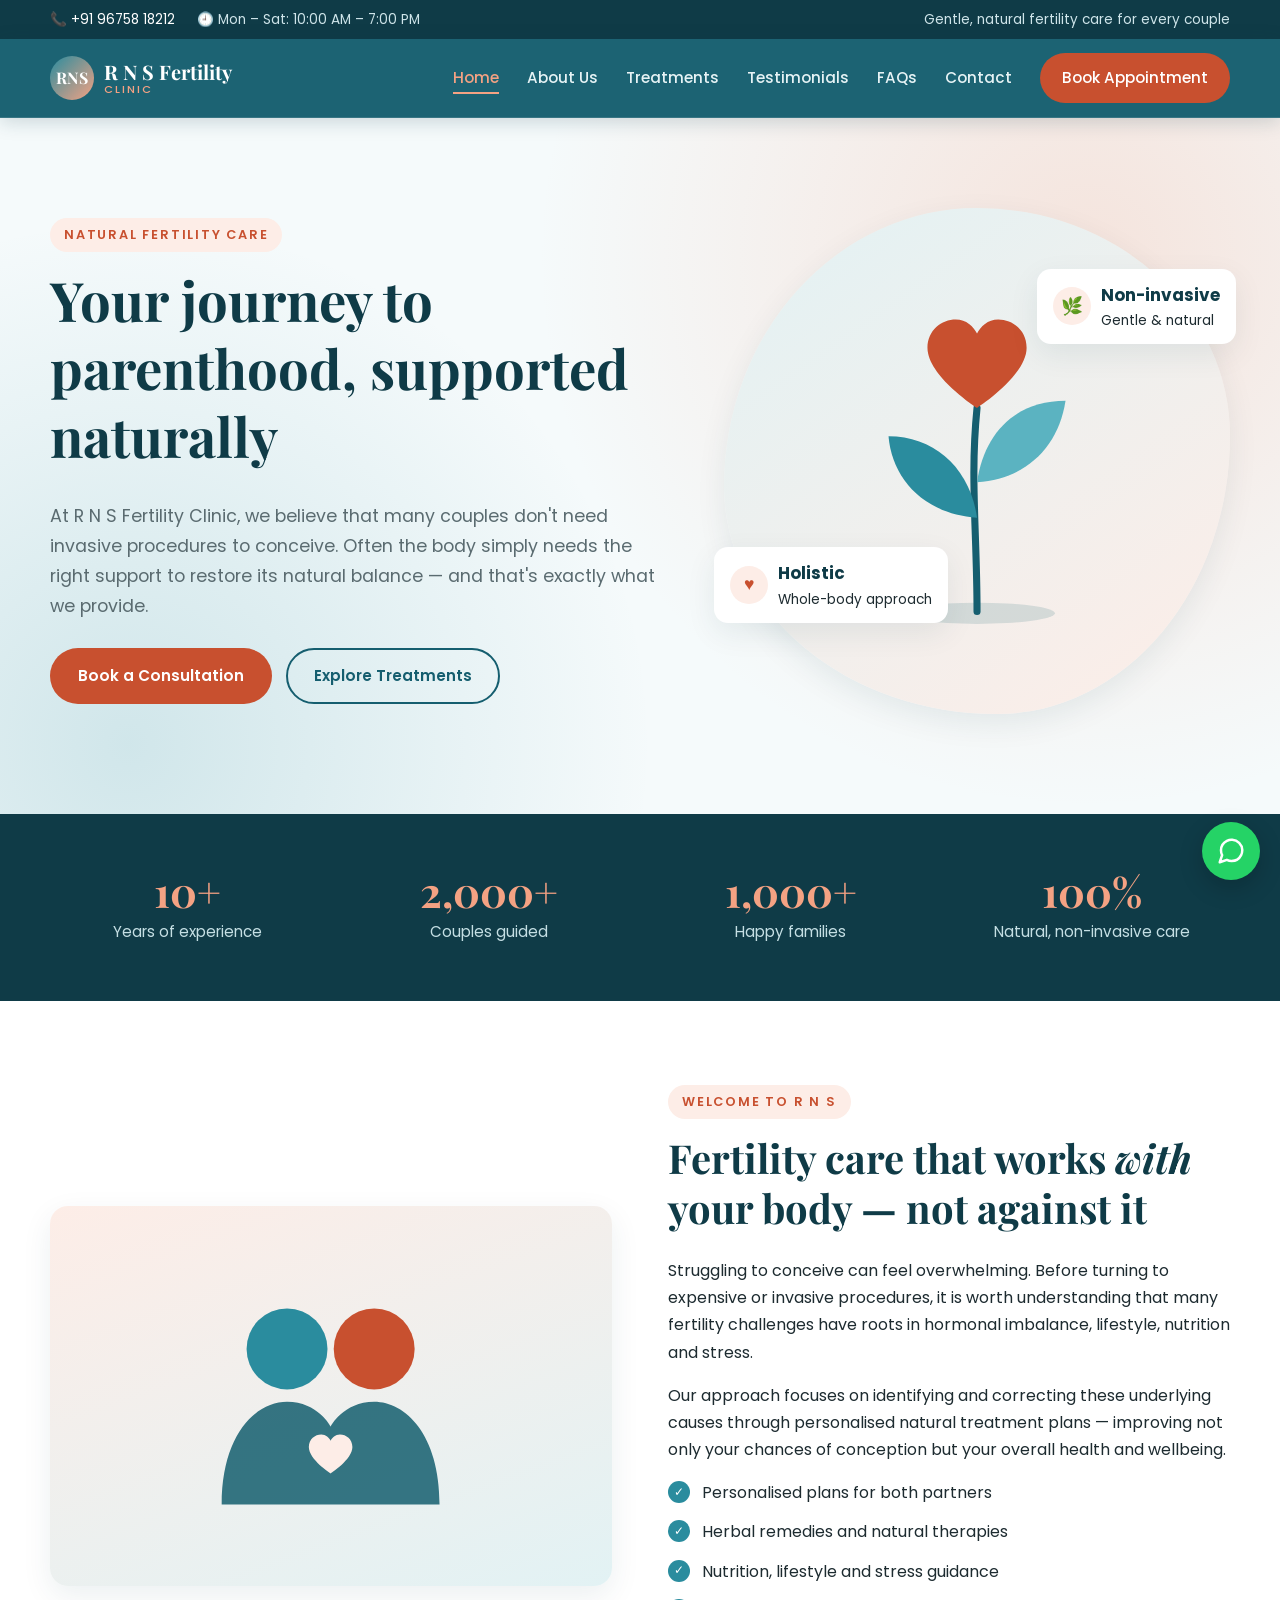
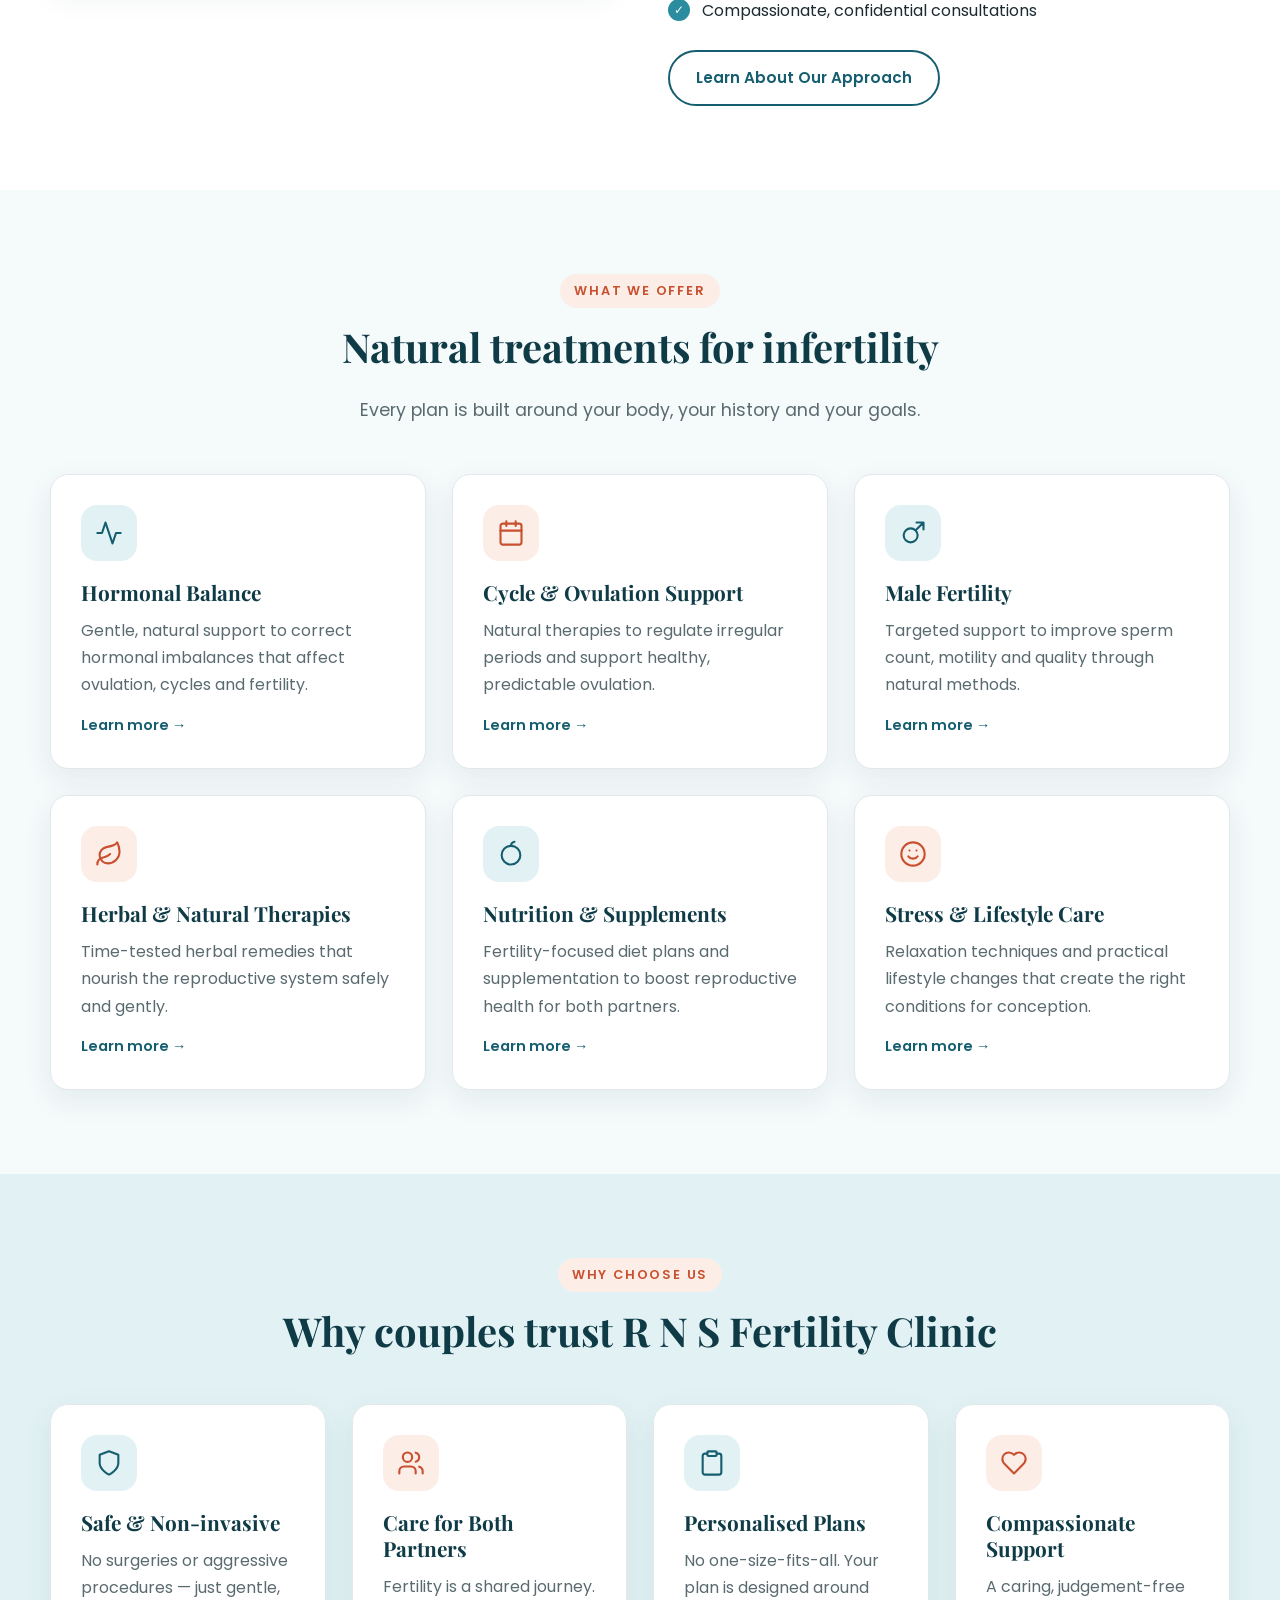
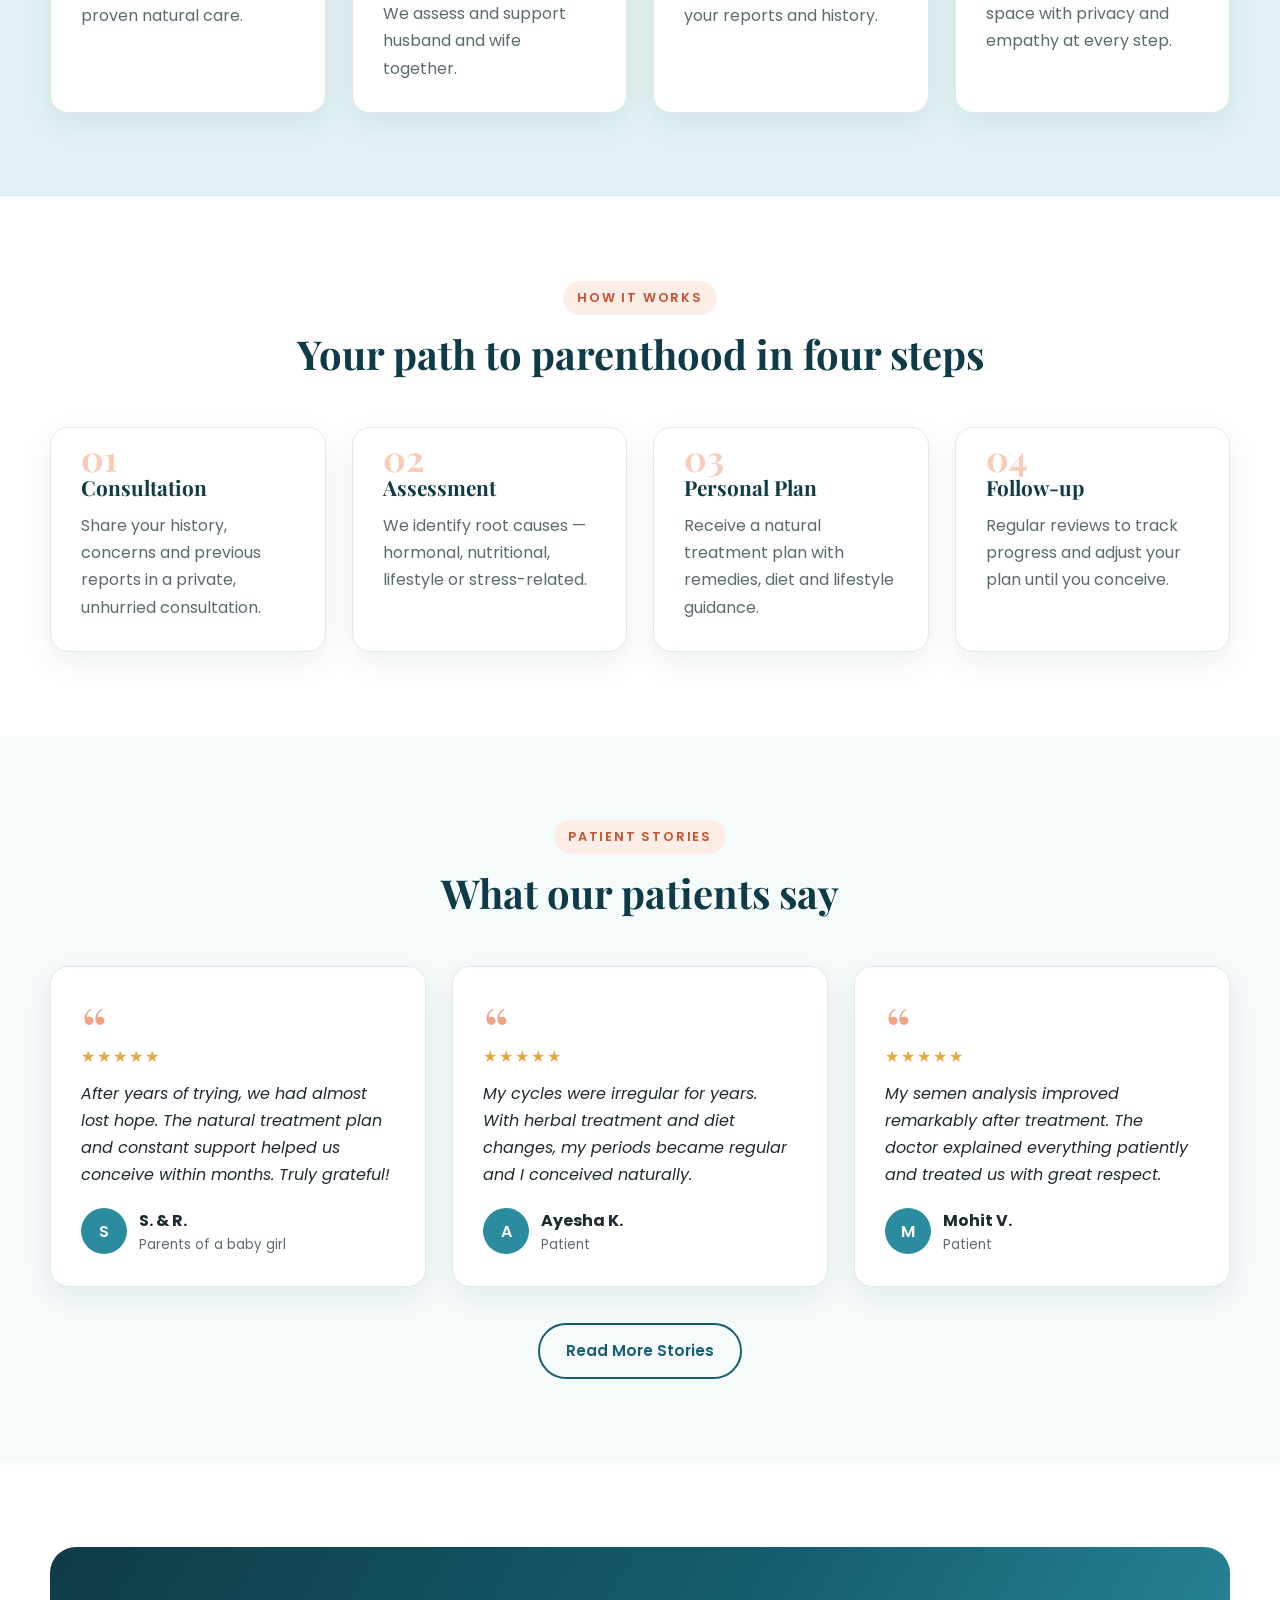
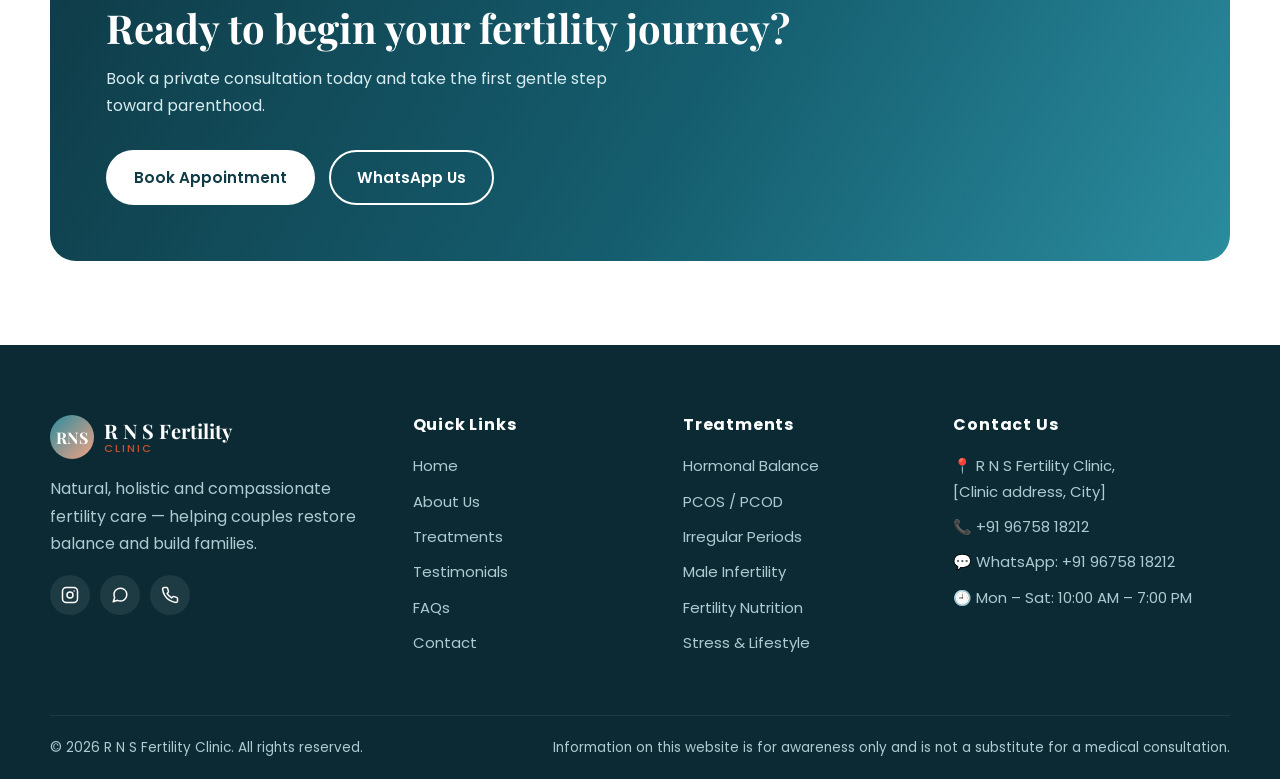
<file: index.html>
<!DOCTYPE html>
<html lang="en">
<head>
  <meta charset="UTF-8">
  <meta name="viewport" content="width=device-width, initial-scale=1.0">
  <title>R N S Fertility Clinic | Natural & Holistic Fertility Care</title>
  <meta name="description" content="R N S Fertility Clinic offers natural, holistic fertility care — lifestyle guidance, nutrition, stress management and natural therapies to help couples conceive.">
  <link rel="preconnect" href="https://fonts.googleapis.com">
  <link rel="preconnect" href="https://fonts.gstatic.com" crossorigin>
  <link href="https://fonts.googleapis.com/css2?family=Playfair+Display:wght@600;700&family=Poppins:wght@400;500;600&display=swap" rel="stylesheet">
  <link rel="stylesheet" href="css/style.css">
  <link rel="icon" href="data:image/svg+xml,<svg xmlns='http://www.w3.org/2000/svg' viewBox='0 0 100 100'><circle cx='50' cy='50' r='50' fill='%23c2577a'/><text x='50' y='66' font-size='46' text-anchor='middle' fill='white' font-family='Georgia'>R</text></svg>">
</head>
<body>

  <div class="topbar">
    <div class="container">
      <div>
        <span>📞 <a href="tel:+919675818212">+91 96758 18212</a></span>
        <span class="hide-sm">🕘 Mon – Sat: 10:00 AM – 7:00 PM</span>
      </div>
      <div class="hide-sm">Gentle, natural fertility care for every couple</div>
    </div>
  </div>

  <header class="site-header">
    <div class="container nav">
      <a href="index.html" class="logo" aria-label="R N S Fertility Clinic home">
        <span class="logo-mark">RNS</span>
        <span class="logo-text">R N S Fertility<small>Clinic</small></span>
      </a>
      <button class="nav-toggle" aria-label="Open menu" aria-expanded="false"><span></span><span></span><span></span></button>
      <ul class="nav-links">
        <li><a href="index.html">Home</a></li>
        <li><a href="about.html">About Us</a></li>
        <li><a href="treatments.html">Treatments</a></li>
        <li><a href="testimonials.html">Testimonials</a></li>
        <li><a href="faq.html">FAQs</a></li>
        <li><a href="contact.html">Contact</a></li>
        <li><a href="https://doctolin.com/#__book__?c=01a0e818-5b5a-7242-b78e-020a1d22a0a2" target="_blank" rel="noopener" class="btn btn-primary">Book Appointment</a></li>
      </ul>
    </div>
  </header>

  <main>
    <!-- Hero -->
    <section class="hero">
      <div class="container hero-grid">
        <div class="reveal">
          <span class="eyebrow">Natural Fertility Care</span>
          <h1>Your journey to parenthood, supported naturally</h1>
          <p class="lead">At R N S Fertility Clinic, we believe that many couples don't need invasive procedures to conceive. Often the body simply needs the right support to restore its natural balance — and that's exactly what we provide.</p>
          <div class="btn-row">
            <a href="https://doctolin.com/#__book__?c=01a0e818-5b5a-7242-b78e-020a1d22a0a2" target="_blank" rel="noopener" class="btn btn-primary">Book a Consultation</a>
            <a href="treatments.html" class="btn btn-outline">Explore Treatments</a>
          </div>
        </div>
        <div class="hero-art reveal">
          <svg viewBox="0 0 200 200" aria-hidden="true">
            <ellipse cx="100" cy="186" rx="44" ry="6" fill="#155e6f" opacity=".15"/>
            <path d="M100 185 C100 140 96 110 100 70" stroke="#155e6f" stroke-width="4" fill="none" stroke-linecap="round"/>
            <path d="M100 132 C70 130 52 110 50 86 C76 86 96 104 100 132Z" fill="#2a8c9e"/>
            <path d="M100 112 C128 110 146 92 150 66 C122 66 104 84 100 112Z" fill="#5bb3c1"/>
            <path d="M100 70 C100 70 72 52 72 36 C72 26 80 20 88 20 C94 20 98 24 100 28 C102 24 106 20 112 20 C120 20 128 26 128 36 C128 52 100 70 100 70Z" fill="#c8502f"/>
          </svg>
          <div class="hero-badge b1"><span class="dot">♥</span><div><strong>Holistic</strong>Whole-body approach</div></div>
          <div class="hero-badge b2"><span class="dot">🌿</span><div><strong>Non-invasive</strong>Gentle & natural</div></div>
        </div>
      </div>
    </section>

    <!-- Stats (replace with the clinic's real figures) -->
    <section class="stats">
      <div class="container grid grid-4">
        <div><div class="stat-num" data-count="10" data-suffix="+">10+</div><div class="stat-label">Years of experience</div></div>
        <div><div class="stat-num" data-count="2000" data-suffix="+">2000+</div><div class="stat-label">Couples guided</div></div>
        <div><div class="stat-num" data-count="1000" data-suffix="+">1000+</div><div class="stat-label">Happy families</div></div>
        <div><div class="stat-num" data-count="100" data-suffix="%">100%</div><div class="stat-label">Natural, non-invasive care</div></div>
      </div>
    </section>

    <!-- Intro -->
    <section class="section alt">
      <div class="container split">
        <div class="media-box reveal">
          <svg viewBox="0 0 200 200" aria-hidden="true">
            <circle cx="72" cy="70" r="26" fill="#2a8c9e"/>
            <circle cx="128" cy="70" r="26" fill="#c8502f"/>
            <path d="M30 170 C30 125 52 104 72 104 C92 104 100 120 100 120 C100 120 108 104 128 104 C148 104 170 125 170 170Z" fill="#155e6f" opacity=".85"/>
            <path d="M100 150 C100 150 86 141 86 133 C86 128 90 125 94 125 C97 125 99 127 100 129 C101 127 103 125 106 125 C110 125 114 128 114 133 C114 141 100 150 100 150Z" fill="#fdede7"/>
          </svg>
        </div>
        <div class="reveal">
          <span class="eyebrow">Welcome to R N S</span>
          <h2>Fertility care that works <em>with</em> your body — not against it</h2>
          <p>Struggling to conceive can feel overwhelming. Before turning to expensive or invasive procedures, it is worth understanding that many fertility challenges have roots in hormonal imbalance, lifestyle, nutrition and stress.</p>
          <p>Our approach focuses on identifying and correcting these underlying causes through personalised natural treatment plans — improving not only your chances of conception but your overall health and wellbeing.</p>
          <ul class="check-list">
            <li>Personalised plans for both partners</li>
            <li>Herbal remedies and natural therapies</li>
            <li>Nutrition, lifestyle and stress guidance</li>
            <li>Compassionate, confidential consultations</li>
          </ul>
          <div class="btn-row"><a href="about.html" class="btn btn-outline">Learn About Our Approach</a></div>
        </div>
      </div>
    </section>

    <!-- Services -->
    <section class="section">
      <div class="container">
        <div class="section-head center reveal">
          <span class="eyebrow">What We Offer</span>
          <h2>Natural treatments for infertility</h2>
          <p class="lead">Every plan is built around your body, your history and your goals.</p>
        </div>
        <div class="grid grid-3">
          <article class="card reveal">
            <div class="icon"><svg viewBox="0 0 24 24" fill="none" stroke="currentColor" stroke-width="1.8" stroke-linecap="round" stroke-linejoin="round"><path d="M22 12h-4l-3 9L9 3l-3 9H2"/></svg></div>
            <h3>Hormonal Balance</h3>
            <p>Gentle, natural support to correct hormonal imbalances that affect ovulation, cycles and fertility.</p>
            <a href="treatments.html#hormonal" class="more">Learn more →</a>
          </article>
          <article class="card reveal">
            <div class="icon"><svg viewBox="0 0 24 24" fill="none" stroke="currentColor" stroke-width="1.8" stroke-linecap="round" stroke-linejoin="round"><rect x="3" y="4" width="18" height="18" rx="2"/><path d="M16 2v4M8 2v4M3 10h18"/></svg></div>
            <h3>Cycle & Ovulation Support</h3>
            <p>Natural therapies to regulate irregular periods and support healthy, predictable ovulation.</p>
            <a href="treatments.html#cycle" class="more">Learn more →</a>
          </article>
          <article class="card reveal">
            <div class="icon"><svg viewBox="0 0 24 24" fill="none" stroke="currentColor" stroke-width="1.8" stroke-linecap="round" stroke-linejoin="round"><circle cx="10" cy="14" r="6"/><path d="M14.5 9.5 21 3M15 3h6v6"/></svg></div>
            <h3>Male Fertility</h3>
            <p>Targeted support to improve sperm count, motility and quality through natural methods.</p>
            <a href="treatments.html#male" class="more">Learn more →</a>
          </article>
          <article class="card reveal">
            <div class="icon"><svg viewBox="0 0 24 24" fill="none" stroke="currentColor" stroke-width="1.8" stroke-linecap="round" stroke-linejoin="round"><path d="M11 20A7 7 0 0 1 9.8 6.1C15.5 5 17 4.48 19 2c1 2 2 4.18 2 8 0 5.5-4.78 10-10 10Z"/><path d="M2 21c0-3 1.85-5.36 5.08-6C9.5 14.52 12 13 13 12"/></svg></div>
            <h3>Herbal & Natural Therapies</h3>
            <p>Time-tested herbal remedies that nourish the reproductive system safely and gently.</p>
            <a href="treatments.html#herbal" class="more">Learn more →</a>
          </article>
          <article class="card reveal">
            <div class="icon"><svg viewBox="0 0 24 24" fill="none" stroke="currentColor" stroke-width="1.8" stroke-linecap="round" stroke-linejoin="round"><circle cx="12" cy="13" r="8"/><path d="M12 5c0-2 1-3 3-3.5"/></svg></div>
            <h3>Nutrition & Supplements</h3>
            <p>Fertility-focused diet plans and supplementation to boost reproductive health for both partners.</p>
            <a href="treatments.html#nutrition" class="more">Learn more →</a>
          </article>
          <article class="card reveal">
            <div class="icon"><svg viewBox="0 0 24 24" fill="none" stroke="currentColor" stroke-width="1.8" stroke-linecap="round" stroke-linejoin="round"><circle cx="12" cy="12" r="10"/><path d="M8 14s1.5 2 4 2 4-2 4-2"/><path d="M9 9h.01M15 9h.01"/></svg></div>
            <h3>Stress & Lifestyle Care</h3>
            <p>Relaxation techniques and practical lifestyle changes that create the right conditions for conception.</p>
            <a href="treatments.html#lifestyle" class="more">Learn more →</a>
          </article>
        </div>
      </div>
    </section>

    <!-- Why choose us -->
    <section class="section tint">
      <div class="container">
        <div class="section-head center reveal">
          <span class="eyebrow">Why Choose Us</span>
          <h2>Why couples trust R N S Fertility Clinic</h2>
        </div>
        <div class="grid grid-4">
          <div class="card reveal">
            <div class="icon"><svg viewBox="0 0 24 24" fill="none" stroke="currentColor" stroke-width="1.8" stroke-linecap="round" stroke-linejoin="round"><path d="M12 22s8-4 8-10V5l-8-3-8 3v7c0 6 8 10 8 10z"/></svg></div>
            <h3>Safe & Non-invasive</h3>
            <p>No surgeries or aggressive procedures — just gentle, proven natural care.</p>
          </div>
          <div class="card reveal">
            <div class="icon"><svg viewBox="0 0 24 24" fill="none" stroke="currentColor" stroke-width="1.8" stroke-linecap="round" stroke-linejoin="round"><path d="M16 21v-2a4 4 0 0 0-4-4H6a4 4 0 0 0-4 4v2"/><circle cx="9" cy="7" r="4"/><path d="M22 21v-2a4 4 0 0 0-3-3.87M16 3.13a4 4 0 0 1 0 7.75"/></svg></div>
            <h3>Care for Both Partners</h3>
            <p>Fertility is a shared journey. We assess and support husband and wife together.</p>
          </div>
          <div class="card reveal">
            <div class="icon"><svg viewBox="0 0 24 24" fill="none" stroke="currentColor" stroke-width="1.8" stroke-linecap="round" stroke-linejoin="round"><rect x="8" y="2" width="8" height="4" rx="1"/><path d="M16 4h2a2 2 0 0 1 2 2v14a2 2 0 0 1-2 2H6a2 2 0 0 1-2-2V6a2 2 0 0 1 2-2h2"/></svg></div>
            <h3>Personalised Plans</h3>
            <p>No one-size-fits-all. Your plan is designed around your reports and history.</p>
          </div>
          <div class="card reveal">
            <div class="icon"><svg viewBox="0 0 24 24" fill="none" stroke="currentColor" stroke-width="1.8" stroke-linecap="round" stroke-linejoin="round"><path d="M19 14c1.49-1.46 3-3.21 3-5.5A5.5 5.5 0 0 0 16.5 3c-1.76 0-3 .5-4.5 2-1.5-1.5-2.74-2-4.5-2A5.5 5.5 0 0 0 2 8.5c0 2.3 1.5 4.05 3 5.5l7 7Z"/></svg></div>
            <h3>Compassionate Support</h3>
            <p>A caring, judgement-free space with privacy and empathy at every step.</p>
          </div>
        </div>
      </div>
    </section>

    <!-- Process -->
    <section class="section alt">
      <div class="container">
        <div class="section-head center reveal">
          <span class="eyebrow">How It Works</span>
          <h2>Your path to parenthood in four steps</h2>
        </div>
        <div class="grid grid-4 steps">
          <div class="card step reveal"><h3>Consultation</h3><p>Share your history, concerns and previous reports in a private, unhurried consultation.</p></div>
          <div class="card step reveal"><h3>Assessment</h3><p>We identify root causes — hormonal, nutritional, lifestyle or stress-related.</p></div>
          <div class="card step reveal"><h3>Personal Plan</h3><p>Receive a natural treatment plan with remedies, diet and lifestyle guidance.</p></div>
          <div class="card step reveal"><h3>Follow-up</h3><p>Regular reviews to track progress and adjust your plan until you conceive.</p></div>
        </div>
      </div>
    </section>

    <!-- Testimonials (sample — replace with real patient feedback, shared with consent) -->
    <section class="section">
      <div class="container">
        <div class="section-head center reveal">
          <span class="eyebrow">Patient Stories</span>
          <h2>What our patients say</h2>
        </div>
        <div class="grid grid-3">
          <div class="card testimonial reveal">
            <div class="quote-mark">“</div>
            <div class="stars">★★★★★</div>
            <p>After years of trying, we had almost lost hope. The natural treatment plan and constant support helped us conceive within months. Truly grateful!</p>
            <div class="person"><span class="avatar">S</span><div><strong>S. &amp; R.</strong><small>Parents of a baby girl</small></div></div>
          </div>
          <div class="card testimonial reveal">
            <div class="quote-mark">“</div>
            <div class="stars">★★★★★</div>
            <p>My cycles were irregular for years. With herbal treatment and diet changes, my periods became regular and I conceived naturally.</p>
            <div class="person"><span class="avatar">A</span><div><strong>Ayesha K.</strong><small>Patient</small></div></div>
          </div>
          <div class="card testimonial reveal">
            <div class="quote-mark">“</div>
            <div class="stars">★★★★★</div>
            <p>My semen analysis improved remarkably after treatment. The doctor explained everything patiently and treated us with great respect.</p>
            <div class="person"><span class="avatar">M</span><div><strong>Mohit V.</strong><small>Patient</small></div></div>
          </div>
        </div>
        <div class="center" style="margin-top:36px"><a href="testimonials.html" class="btn btn-outline">Read More Stories</a></div>
      </div>
    </section>

    <!-- CTA -->
    <section class="section alt">
      <div class="container">
        <div class="cta-band reveal">
          <div>
            <h2>Ready to begin your fertility journey?</h2>
            <p>Book a private consultation today and take the first gentle step toward parenthood.</p>
          </div>
          <div class="btn-row" style="margin:0">
            <a href="https://doctolin.com/#__book__?c=01a0e818-5b5a-7242-b78e-020a1d22a0a2" target="_blank" rel="noopener" class="btn btn-light">Book Appointment</a>
            <a href="https://wa.me/919675818212" target="_blank" rel="noopener" class="btn btn-outline" style="border-color:#fff;color:#fff">WhatsApp Us</a>
          </div>
        </div>
      </div>
    </section>
  </main>

  <footer class="site-footer">
    <div class="container footer-grid">
      <div>
        <a href="index.html" class="logo"><span class="logo-mark">RNS</span><span class="logo-text">R N S Fertility<small>Clinic</small></span></a>
        <p style="margin-top:16px">Natural, holistic and compassionate fertility care — helping couples restore balance and build families.</p>
        <div class="socials">
          <a href="https://www.instagram.com/dratiyasana" target="_blank" rel="noopener" aria-label="Instagram"><svg viewBox="0 0 24 24" fill="none" stroke="currentColor" stroke-width="2" stroke-linecap="round" stroke-linejoin="round"><rect x="2" y="2" width="20" height="20" rx="5"/><circle cx="12" cy="12" r="4"/><path d="M17.5 6.5h.01"/></svg></a>
          <a href="https://wa.me/919675818212" target="_blank" rel="noopener" aria-label="WhatsApp"><svg viewBox="0 0 24 24" fill="none" stroke="currentColor" stroke-width="2" stroke-linecap="round" stroke-linejoin="round"><path d="M21 11.5a8.38 8.38 0 0 1-.9 3.8 8.5 8.5 0 0 1-7.6 4.7 8.38 8.38 0 0 1-3.8-.9L3 21l1.9-5.7a8.38 8.38 0 0 1-.9-3.8 8.5 8.5 0 0 1 4.7-7.6 8.38 8.38 0 0 1 3.8-.9h.5a8.48 8.48 0 0 1 8 8v.5z"/></svg></a>
          <a href="tel:+919675818212" aria-label="Call"><svg viewBox="0 0 24 24" fill="none" stroke="currentColor" stroke-width="2" stroke-linecap="round" stroke-linejoin="round"><path d="M22 16.92v3a2 2 0 0 1-2.18 2 19.79 19.79 0 0 1-8.63-3.07 19.5 19.5 0 0 1-6-6 19.79 19.79 0 0 1-3.07-8.67A2 2 0 0 1 4.11 2h3a2 2 0 0 1 2 1.72c.13.96.36 1.9.7 2.81a2 2 0 0 1-.45 2.11L8.09 9.91a16 16 0 0 0 6 6l1.27-1.27a2 2 0 0 1 2.11-.45c.91.34 1.85.57 2.81.7A2 2 0 0 1 22 16.92z"/></svg></a>
        </div>
      </div>
      <div>
        <h4>Quick Links</h4>
        <ul>
          <li><a href="index.html">Home</a></li>
          <li><a href="about.html">About Us</a></li>
          <li><a href="treatments.html">Treatments</a></li>
          <li><a href="testimonials.html">Testimonials</a></li>
          <li><a href="faq.html">FAQs</a></li>
          <li><a href="contact.html">Contact</a></li>
        </ul>
      </div>
      <div>
        <h4>Treatments</h4>
        <ul>
          <li><a href="treatments.html#hormonal">Hormonal Balance</a></li>
          <li><a href="treatments.html#pcos">PCOS / PCOD</a></li>
          <li><a href="treatments.html#cycle">Irregular Periods</a></li>
          <li><a href="treatments.html#male">Male Infertility</a></li>
          <li><a href="treatments.html#nutrition">Fertility Nutrition</a></li>
          <li><a href="treatments.html#lifestyle">Stress &amp; Lifestyle</a></li>
        </ul>
      </div>
      <div>
        <h4>Contact Us</h4>
        <ul>
          <li>📍 R N S Fertility Clinic,<br>[Clinic address, City]</li>
          <li>📞 <a href="tel:+919675818212">+91 96758 18212</a></li>
          <li>💬 <a href="https://wa.me/919675818212" target="_blank" rel="noopener">WhatsApp: +91 96758 18212</a></li>
          <li>🕘 Mon – Sat: 10:00 AM – 7:00 PM</li>
        </ul>
      </div>
    </div>
    <div class="container footer-bottom">
      <span>© <span data-year>2026</span> R N S Fertility Clinic. All rights reserved.</span>
      <span>Information on this website is for awareness only and is not a substitute for a medical consultation.</span>
    </div>
  </footer>

  <a href="https://wa.me/919675818212" class="wa-float" target="_blank" rel="noopener" aria-label="Chat on WhatsApp">
    <svg viewBox="0 0 24 24" fill="none" stroke="currentColor" stroke-width="2" stroke-linecap="round" stroke-linejoin="round"><path d="M21 11.5a8.38 8.38 0 0 1-.9 3.8 8.5 8.5 0 0 1-7.6 4.7 8.38 8.38 0 0 1-3.8-.9L3 21l1.9-5.7a8.38 8.38 0 0 1-.9-3.8 8.5 8.5 0 0 1 4.7-7.6 8.38 8.38 0 0 1 3.8-.9h.5a8.48 8.48 0 0 1 8 8v.5z"/></svg>
  </a>

  <script src="js/main.js"></script>
</body>
</html>
</file>
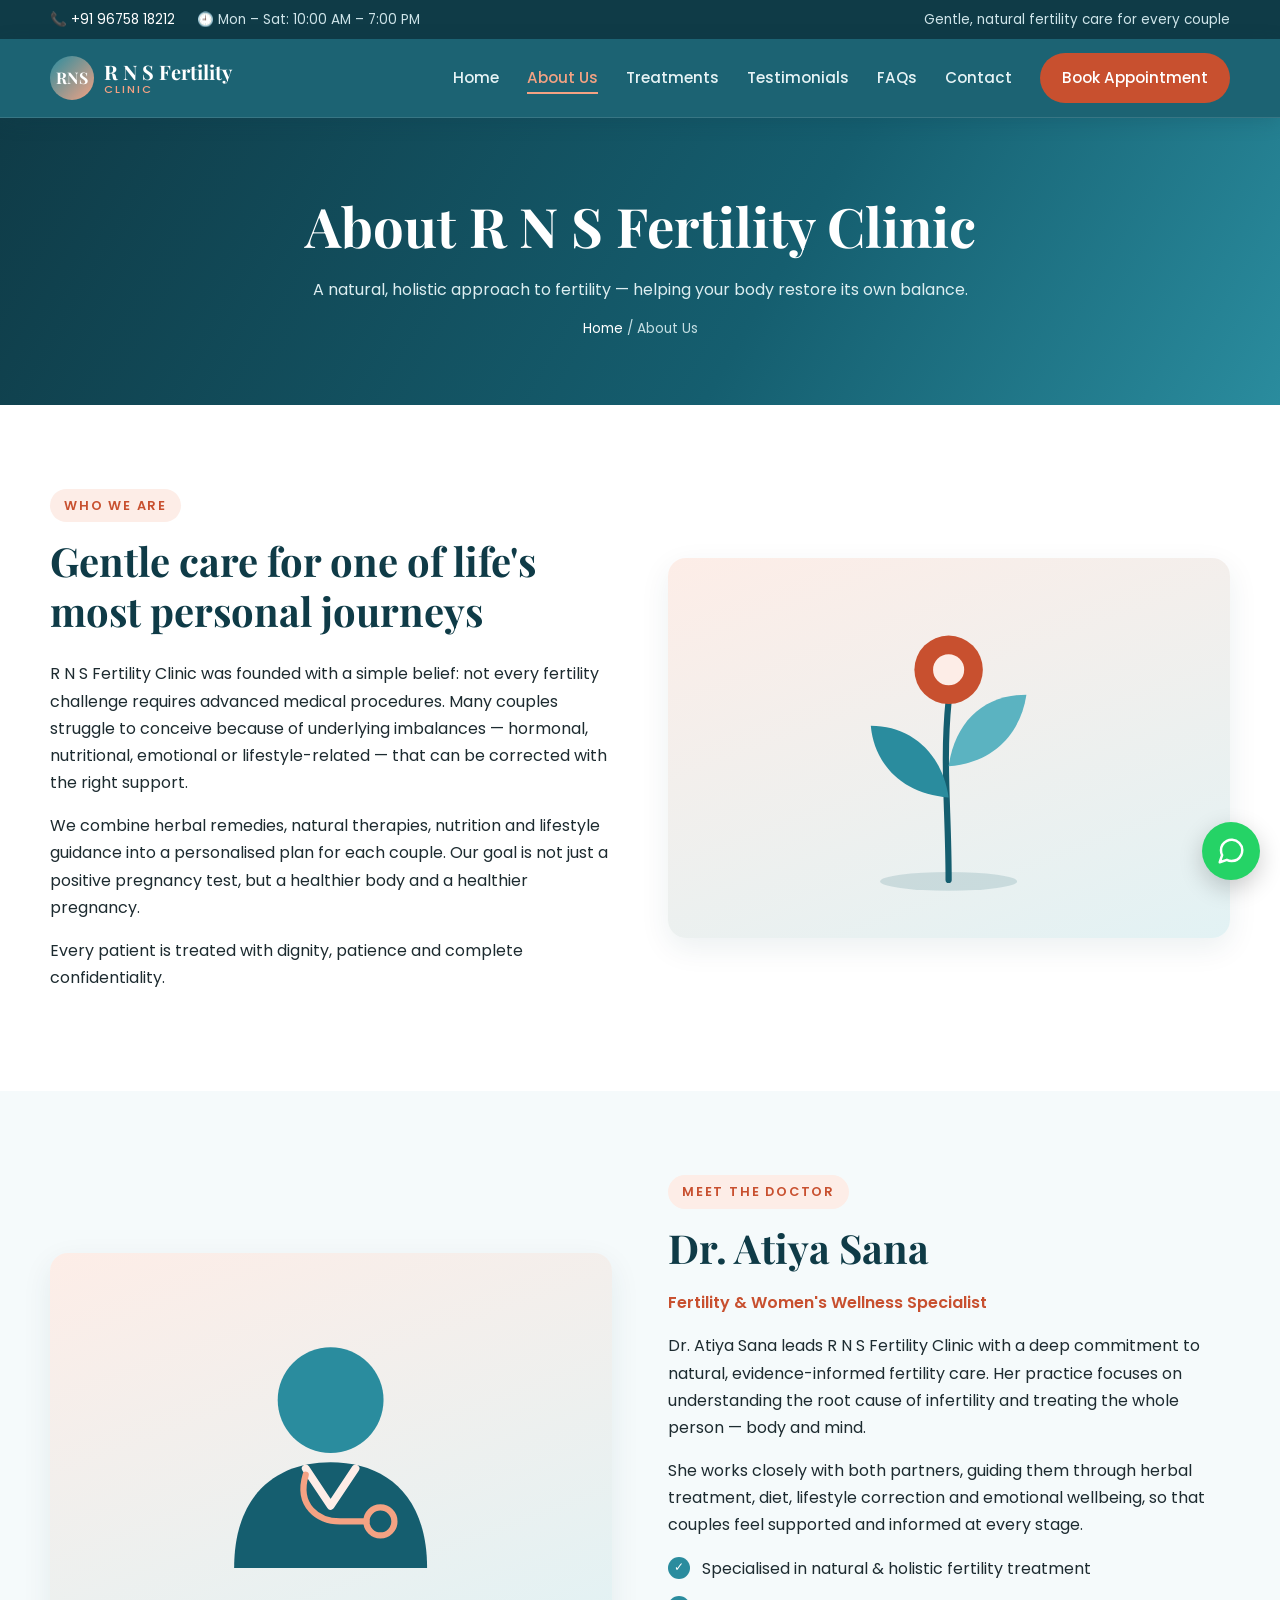
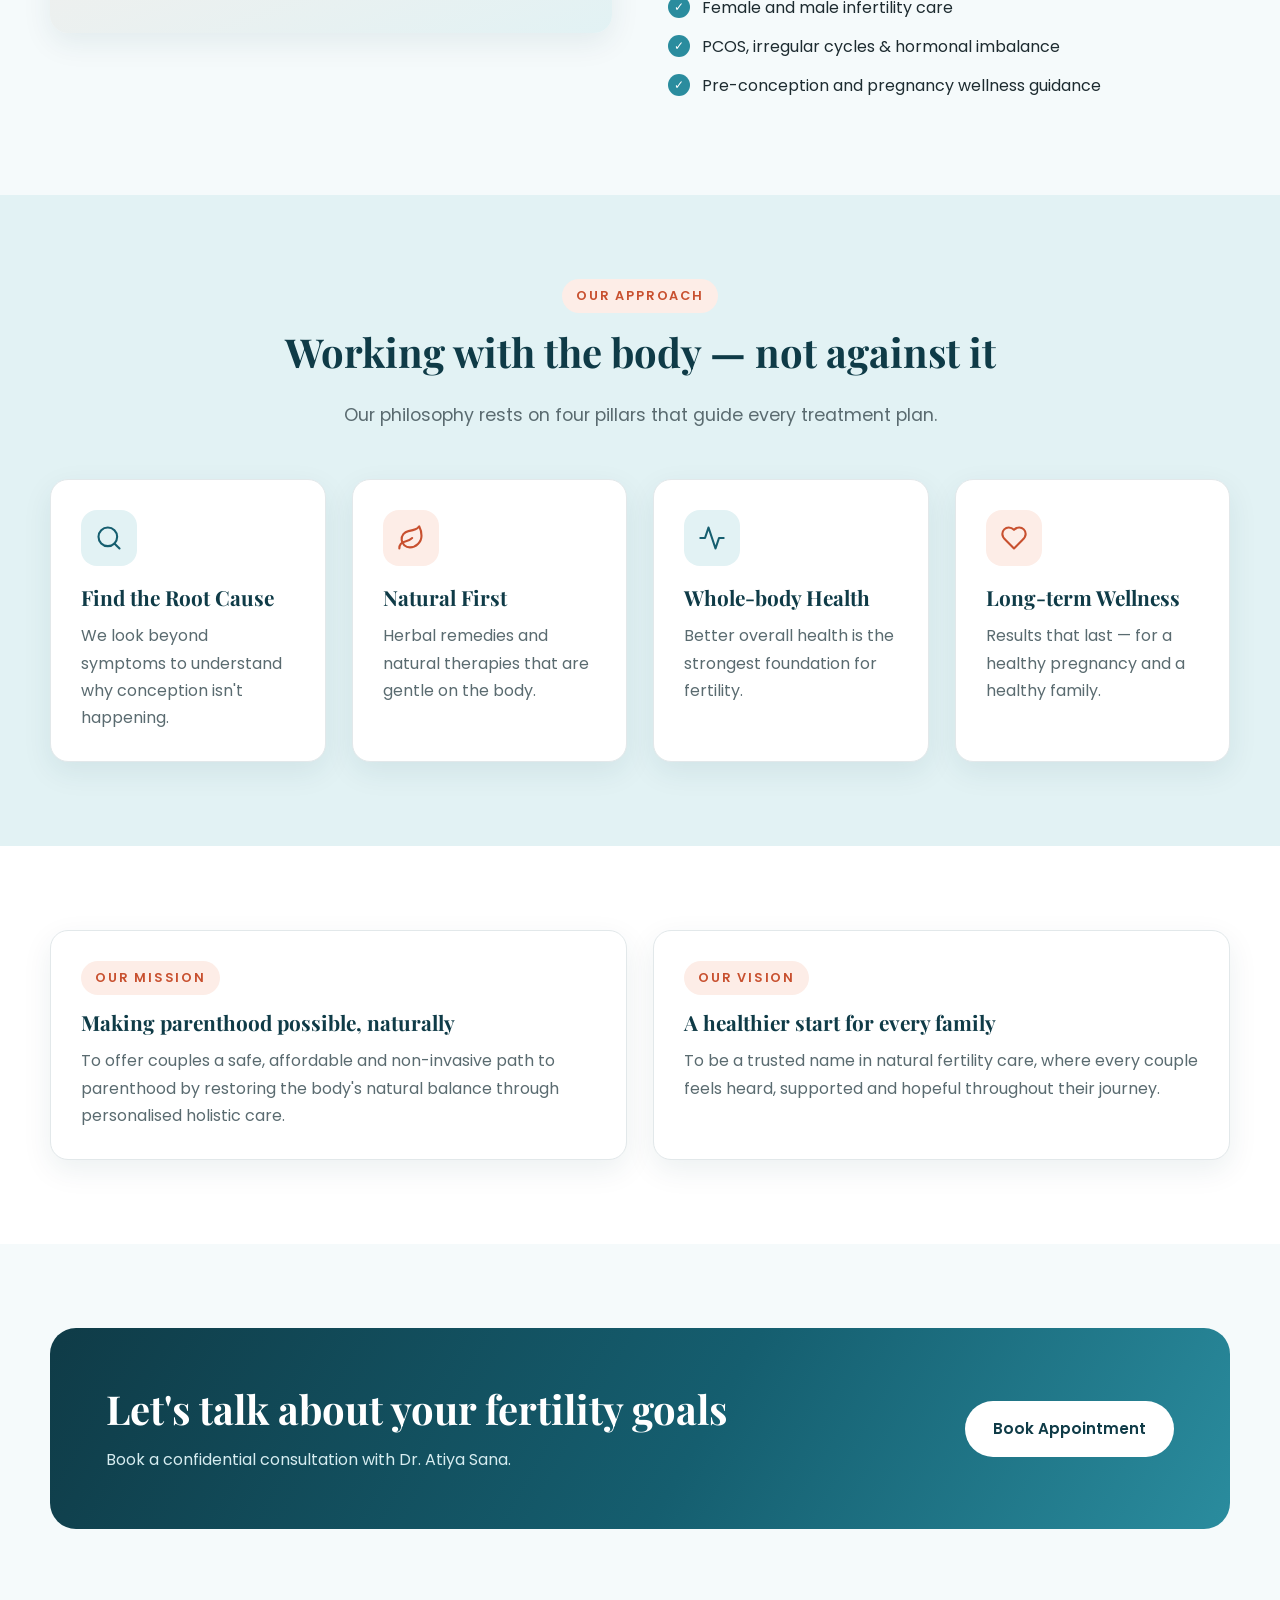
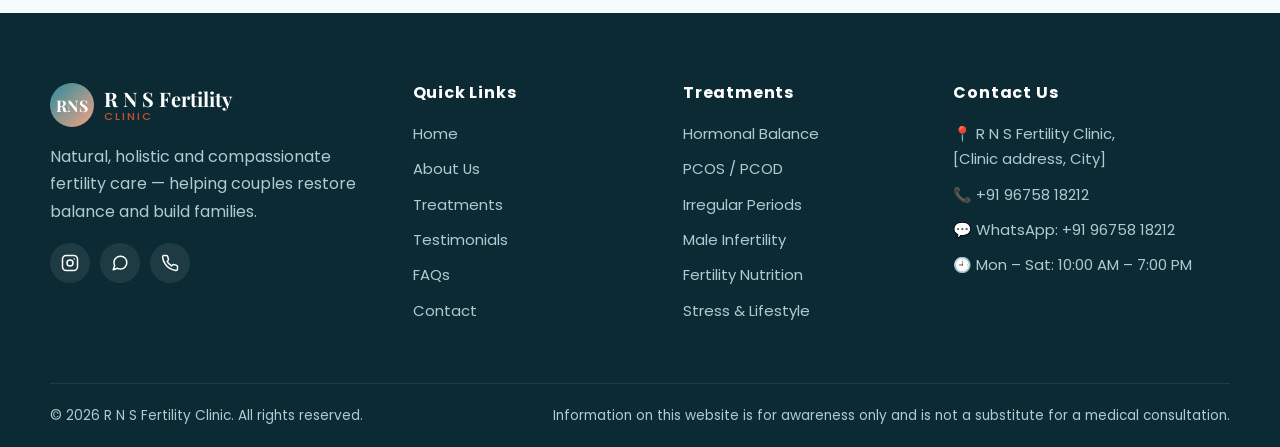
<file: about.html>
<!DOCTYPE html>
<html lang="en">
<head>
  <meta charset="UTF-8">
  <meta name="viewport" content="width=device-width, initial-scale=1.0">
  <title>About Us | R N S Fertility Clinic</title>
  <meta name="description" content="Learn about R N S Fertility Clinic, our natural-first philosophy and our compassionate, holistic approach to treating infertility.">
  <link rel="preconnect" href="https://fonts.googleapis.com">
  <link rel="preconnect" href="https://fonts.gstatic.com" crossorigin>
  <link href="https://fonts.googleapis.com/css2?family=Playfair+Display:wght@600;700&family=Poppins:wght@400;500;600&display=swap" rel="stylesheet">
  <link rel="stylesheet" href="css/style.css">
  <link rel="icon" href="data:image/svg+xml,<svg xmlns='http://www.w3.org/2000/svg' viewBox='0 0 100 100'><circle cx='50' cy='50' r='50' fill='%23c2577a'/><text x='50' y='66' font-size='46' text-anchor='middle' fill='white' font-family='Georgia'>R</text></svg>">
</head>
<body>

  <div class="topbar">
    <div class="container">
      <div>
        <span>📞 <a href="tel:+919675818212">+91 96758 18212</a></span>
        <span class="hide-sm">🕘 Mon – Sat: 10:00 AM – 7:00 PM</span>
      </div>
      <div class="hide-sm">Gentle, natural fertility care for every couple</div>
    </div>
  </div>

  <header class="site-header">
    <div class="container nav">
      <a href="index.html" class="logo" aria-label="R N S Fertility Clinic home">
        <span class="logo-mark">RNS</span>
        <span class="logo-text">R N S Fertility<small>Clinic</small></span>
      </a>
      <button class="nav-toggle" aria-label="Open menu" aria-expanded="false"><span></span><span></span><span></span></button>
      <ul class="nav-links">
        <li><a href="index.html">Home</a></li>
        <li><a href="about.html">About Us</a></li>
        <li><a href="treatments.html">Treatments</a></li>
        <li><a href="testimonials.html">Testimonials</a></li>
        <li><a href="faq.html">FAQs</a></li>
        <li><a href="contact.html">Contact</a></li>
        <li><a href="https://doctolin.com/#__book__?c=01a0e818-5b5a-7242-b78e-020a1d22a0a2" target="_blank" rel="noopener" class="btn btn-primary">Book Appointment</a></li>
      </ul>
    </div>
  </header>

  <main>
    <section class="page-banner">
      <div class="container">
        <h1>About R N S Fertility Clinic</h1>
        <p>A natural, holistic approach to fertility — helping your body restore its own balance.</p>
        <div class="breadcrumb"><a href="index.html">Home</a> / About Us</div>
      </div>
    </section>

    <section class="section alt">
      <div class="container split">
        <div class="reveal">
          <span class="eyebrow">Who We Are</span>
          <h2>Gentle care for one of life's most personal journeys</h2>
          <p>R N S Fertility Clinic was founded with a simple belief: not every fertility challenge requires advanced medical procedures. Many couples struggle to conceive because of underlying imbalances — hormonal, nutritional, emotional or lifestyle-related — that can be corrected with the right support.</p>
          <p>We combine herbal remedies, natural therapies, nutrition and lifestyle guidance into a personalised plan for each couple. Our goal is not just a positive pregnancy test, but a healthier body and a healthier pregnancy.</p>
          <p>Every patient is treated with dignity, patience and complete confidentiality.</p>
        </div>
        <div class="media-box reveal">
          <svg viewBox="0 0 200 200" aria-hidden="true">
            <ellipse cx="100" cy="186" rx="44" ry="6" fill="#155e6f" opacity=".15"/>
            <path d="M100 185 C100 140 96 110 100 70" stroke="#155e6f" stroke-width="4" fill="none" stroke-linecap="round"/>
            <path d="M100 132 C70 130 52 110 50 86 C76 86 96 104 100 132Z" fill="#2a8c9e"/>
            <path d="M100 112 C128 110 146 92 150 66 C122 66 104 84 100 112Z" fill="#5bb3c1"/>
            <circle cx="100" cy="50" r="22" fill="#c8502f"/>
            <circle cx="100" cy="50" r="10" fill="#fdede7"/>
          </svg>
        </div>
      </div>
    </section>

    <!-- Doctor profile: add the doctor's photo, qualifications and registration details -->
    <section class="section">
      <div class="container split">
        <div class="media-box reveal">
          <svg viewBox="0 0 200 200" aria-hidden="true">
            <circle cx="100" cy="72" r="34" fill="#2a8c9e"/>
            <path d="M38 180 C38 132 66 112 100 112 C134 112 162 132 162 180Z" fill="#155e6f"/>
            <path d="M84 116 L100 140 L116 116" fill="none" stroke="#fdede7" stroke-width="5" stroke-linecap="round" stroke-linejoin="round"/>
            <circle cx="132" cy="150" r="9" fill="none" stroke="#f4a283" stroke-width="4"/>
            <path d="M84 120 C78 140 92 150 106 150 L123 150" fill="none" stroke="#f4a283" stroke-width="4" stroke-linecap="round"/>
          </svg>
        </div>
        <div class="reveal">
          <span class="eyebrow">Meet the Doctor</span>
          <h2>Dr. Atiya Sana</h2>
          <p style="color:var(--accent-600);font-weight:600;margin-top:-8px">Fertility &amp; Women's Wellness Specialist</p>
          <p>Dr. Atiya Sana leads R N S Fertility Clinic with a deep commitment to natural, evidence-informed fertility care. Her practice focuses on understanding the root cause of infertility and treating the whole person — body and mind.</p>
          <p>She works closely with both partners, guiding them through herbal treatment, diet, lifestyle correction and emotional wellbeing, so that couples feel supported and informed at every stage.</p>
          <ul class="check-list">
            <li>Specialised in natural &amp; holistic fertility treatment</li>
            <li>Female and male infertility care</li>
            <li>PCOS, irregular cycles &amp; hormonal imbalance</li>
            <li>Pre-conception and pregnancy wellness guidance</li>
          </ul>
        </div>
      </div>
    </section>

    <section class="section tint">
      <div class="container">
        <div class="section-head center reveal">
          <span class="eyebrow">Our Approach</span>
          <h2>Working with the body — not against it</h2>
          <p class="lead">Our philosophy rests on four pillars that guide every treatment plan.</p>
        </div>
        <div class="grid grid-4">
          <div class="card reveal">
            <div class="icon"><svg viewBox="0 0 24 24" fill="none" stroke="currentColor" stroke-width="1.8" stroke-linecap="round" stroke-linejoin="round"><circle cx="11" cy="11" r="8"/><path d="m21 21-4.35-4.35"/></svg></div>
            <h3>Find the Root Cause</h3>
            <p>We look beyond symptoms to understand why conception isn't happening.</p>
          </div>
          <div class="card reveal">
            <div class="icon"><svg viewBox="0 0 24 24" fill="none" stroke="currentColor" stroke-width="1.8" stroke-linecap="round" stroke-linejoin="round"><path d="M11 20A7 7 0 0 1 9.8 6.1C15.5 5 17 4.48 19 2c1 2 2 4.18 2 8 0 5.5-4.78 10-10 10Z"/><path d="M2 21c0-3 1.85-5.36 5.08-6C9.5 14.52 12 13 13 12"/></svg></div>
            <h3>Natural First</h3>
            <p>Herbal remedies and natural therapies that are gentle on the body.</p>
          </div>
          <div class="card reveal">
            <div class="icon"><svg viewBox="0 0 24 24" fill="none" stroke="currentColor" stroke-width="1.8" stroke-linecap="round" stroke-linejoin="round"><path d="M22 12h-4l-3 9L9 3l-3 9H2"/></svg></div>
            <h3>Whole-body Health</h3>
            <p>Better overall health is the strongest foundation for fertility.</p>
          </div>
          <div class="card reveal">
            <div class="icon"><svg viewBox="0 0 24 24" fill="none" stroke="currentColor" stroke-width="1.8" stroke-linecap="round" stroke-linejoin="round"><path d="M19 14c1.49-1.46 3-3.21 3-5.5A5.5 5.5 0 0 0 16.5 3c-1.76 0-3 .5-4.5 2-1.5-1.5-2.74-2-4.5-2A5.5 5.5 0 0 0 2 8.5c0 2.3 1.5 4.05 3 5.5l7 7Z"/></svg></div>
            <h3>Long-term Wellness</h3>
            <p>Results that last — for a healthy pregnancy and a healthy family.</p>
          </div>
        </div>
      </div>
    </section>

    <section class="section alt">
      <div class="container grid grid-2">
        <div class="card reveal">
          <span class="eyebrow">Our Mission</span>
          <h3>Making parenthood possible, naturally</h3>
          <p>To offer couples a safe, affordable and non-invasive path to parenthood by restoring the body's natural balance through personalised holistic care.</p>
        </div>
        <div class="card reveal">
          <span class="eyebrow">Our Vision</span>
          <h3>A healthier start for every family</h3>
          <p>To be a trusted name in natural fertility care, where every couple feels heard, supported and hopeful throughout their journey.</p>
        </div>
      </div>
    </section>

    <section class="section">
      <div class="container">
        <div class="cta-band reveal">
          <div>
            <h2>Let's talk about your fertility goals</h2>
            <p>Book a confidential consultation with Dr. Atiya Sana.</p>
          </div>
          <a href="https://doctolin.com/#__book__?c=01a0e818-5b5a-7242-b78e-020a1d22a0a2" target="_blank" rel="noopener" class="btn btn-light">Book Appointment</a>
        </div>
      </div>
    </section>
  </main>

  <footer class="site-footer">
    <div class="container footer-grid">
      <div>
        <a href="index.html" class="logo"><span class="logo-mark">RNS</span><span class="logo-text">R N S Fertility<small>Clinic</small></span></a>
        <p style="margin-top:16px">Natural, holistic and compassionate fertility care — helping couples restore balance and build families.</p>
        <div class="socials">
          <a href="https://www.instagram.com/dratiyasana" target="_blank" rel="noopener" aria-label="Instagram"><svg viewBox="0 0 24 24" fill="none" stroke="currentColor" stroke-width="2" stroke-linecap="round" stroke-linejoin="round"><rect x="2" y="2" width="20" height="20" rx="5"/><circle cx="12" cy="12" r="4"/><path d="M17.5 6.5h.01"/></svg></a>
          <a href="https://wa.me/919675818212" target="_blank" rel="noopener" aria-label="WhatsApp"><svg viewBox="0 0 24 24" fill="none" stroke="currentColor" stroke-width="2" stroke-linecap="round" stroke-linejoin="round"><path d="M21 11.5a8.38 8.38 0 0 1-.9 3.8 8.5 8.5 0 0 1-7.6 4.7 8.38 8.38 0 0 1-3.8-.9L3 21l1.9-5.7a8.38 8.38 0 0 1-.9-3.8 8.5 8.5 0 0 1 4.7-7.6 8.38 8.38 0 0 1 3.8-.9h.5a8.48 8.48 0 0 1 8 8v.5z"/></svg></a>
          <a href="tel:+919675818212" aria-label="Call"><svg viewBox="0 0 24 24" fill="none" stroke="currentColor" stroke-width="2" stroke-linecap="round" stroke-linejoin="round"><path d="M22 16.92v3a2 2 0 0 1-2.18 2 19.79 19.79 0 0 1-8.63-3.07 19.5 19.5 0 0 1-6-6 19.79 19.79 0 0 1-3.07-8.67A2 2 0 0 1 4.11 2h3a2 2 0 0 1 2 1.72c.13.96.36 1.9.7 2.81a2 2 0 0 1-.45 2.11L8.09 9.91a16 16 0 0 0 6 6l1.27-1.27a2 2 0 0 1 2.11-.45c.91.34 1.85.57 2.81.7A2 2 0 0 1 22 16.92z"/></svg></a>
        </div>
      </div>
      <div>
        <h4>Quick Links</h4>
        <ul>
          <li><a href="index.html">Home</a></li>
          <li><a href="about.html">About Us</a></li>
          <li><a href="treatments.html">Treatments</a></li>
          <li><a href="testimonials.html">Testimonials</a></li>
          <li><a href="faq.html">FAQs</a></li>
          <li><a href="contact.html">Contact</a></li>
        </ul>
      </div>
      <div>
        <h4>Treatments</h4>
        <ul>
          <li><a href="treatments.html#hormonal">Hormonal Balance</a></li>
          <li><a href="treatments.html#pcos">PCOS / PCOD</a></li>
          <li><a href="treatments.html#cycle">Irregular Periods</a></li>
          <li><a href="treatments.html#male">Male Infertility</a></li>
          <li><a href="treatments.html#nutrition">Fertility Nutrition</a></li>
          <li><a href="treatments.html#lifestyle">Stress &amp; Lifestyle</a></li>
        </ul>
      </div>
      <div>
        <h4>Contact Us</h4>
        <ul>
          <li>📍 R N S Fertility Clinic,<br>[Clinic address, City]</li>
          <li>📞 <a href="tel:+919675818212">+91 96758 18212</a></li>
          <li>💬 <a href="https://wa.me/919675818212" target="_blank" rel="noopener">WhatsApp: +91 96758 18212</a></li>
          <li>🕘 Mon – Sat: 10:00 AM – 7:00 PM</li>
        </ul>
      </div>
    </div>
    <div class="container footer-bottom">
      <span>© <span data-year>2026</span> R N S Fertility Clinic. All rights reserved.</span>
      <span>Information on this website is for awareness only and is not a substitute for a medical consultation.</span>
    </div>
  </footer>

  <a href="https://wa.me/919675818212" class="wa-float" target="_blank" rel="noopener" aria-label="Chat on WhatsApp">
    <svg viewBox="0 0 24 24" fill="none" stroke="currentColor" stroke-width="2" stroke-linecap="round" stroke-linejoin="round"><path d="M21 11.5a8.38 8.38 0 0 1-.9 3.8 8.5 8.5 0 0 1-7.6 4.7 8.38 8.38 0 0 1-3.8-.9L3 21l1.9-5.7a8.38 8.38 0 0 1-.9-3.8 8.5 8.5 0 0 1 4.7-7.6 8.38 8.38 0 0 1 3.8-.9h.5a8.48 8.48 0 0 1 8 8v.5z"/></svg>
  </a>

  <script src="js/main.js"></script>
</body>
</html>
</file>
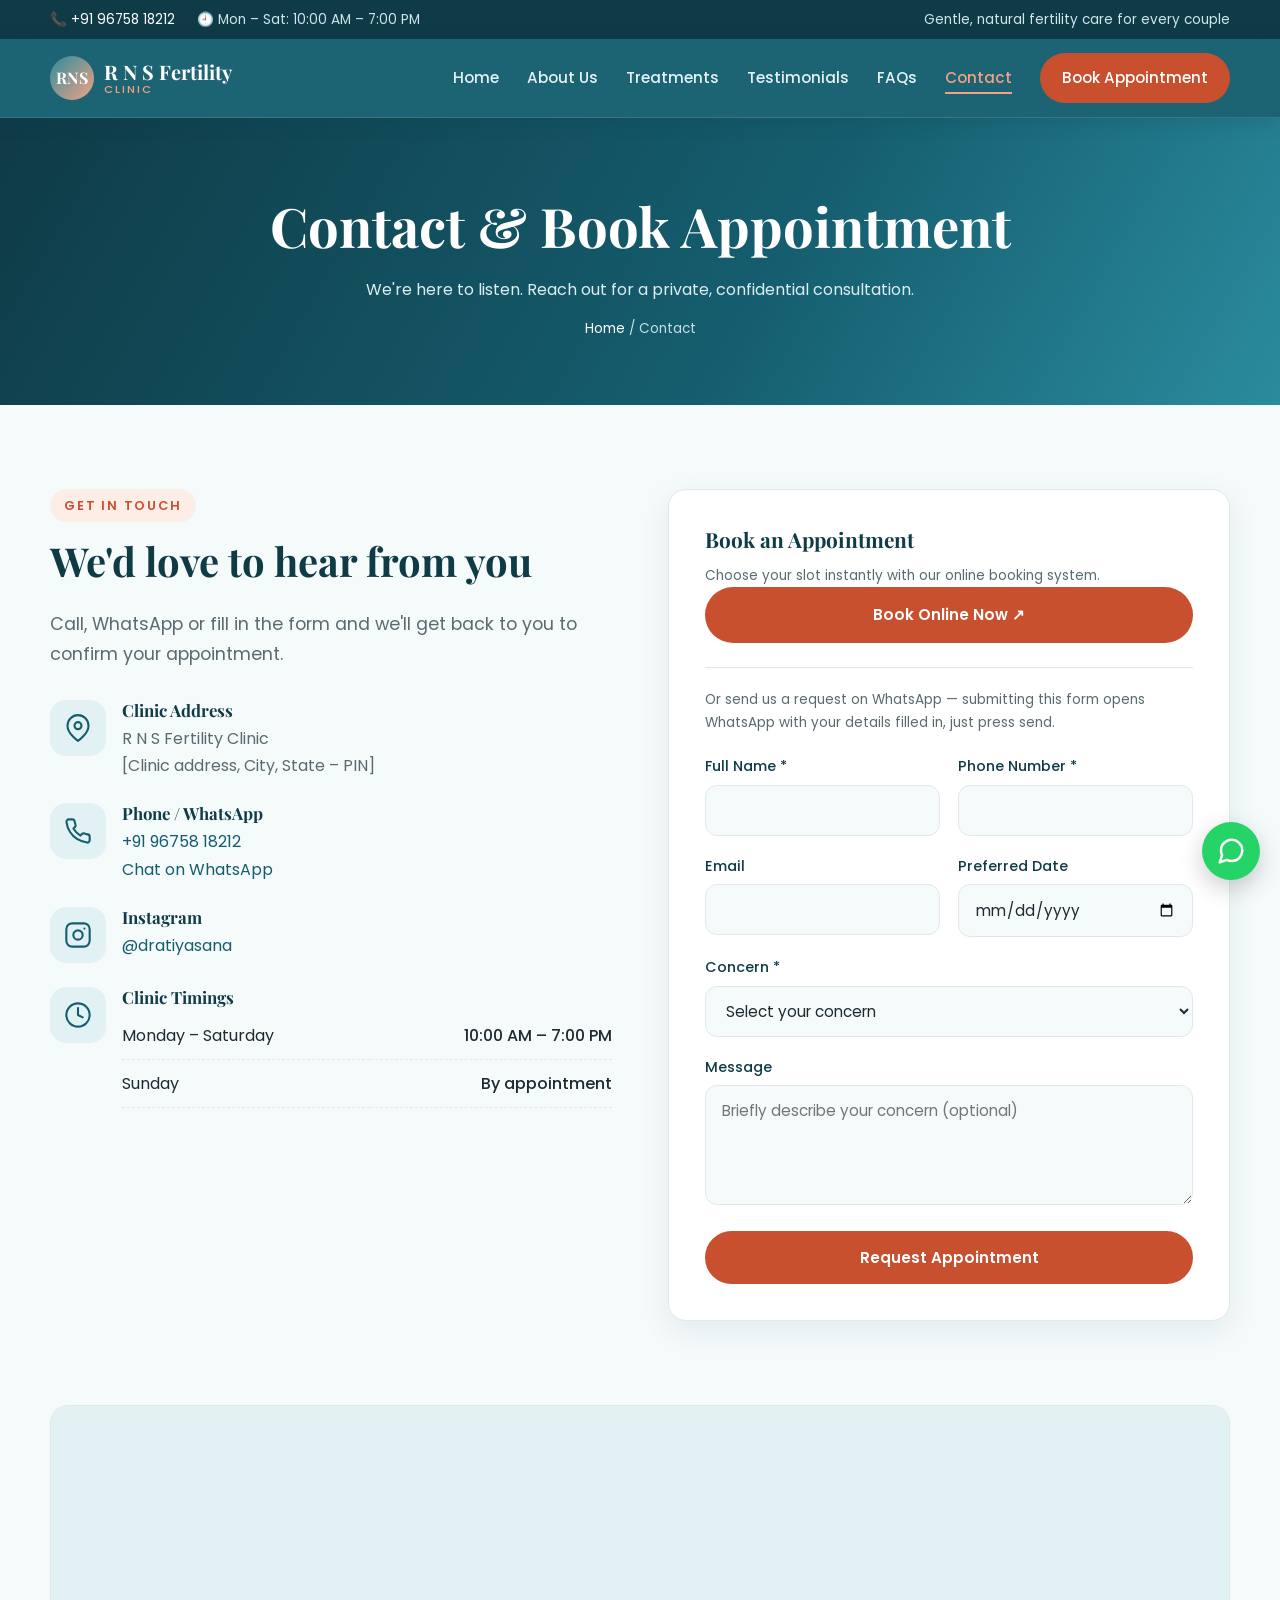
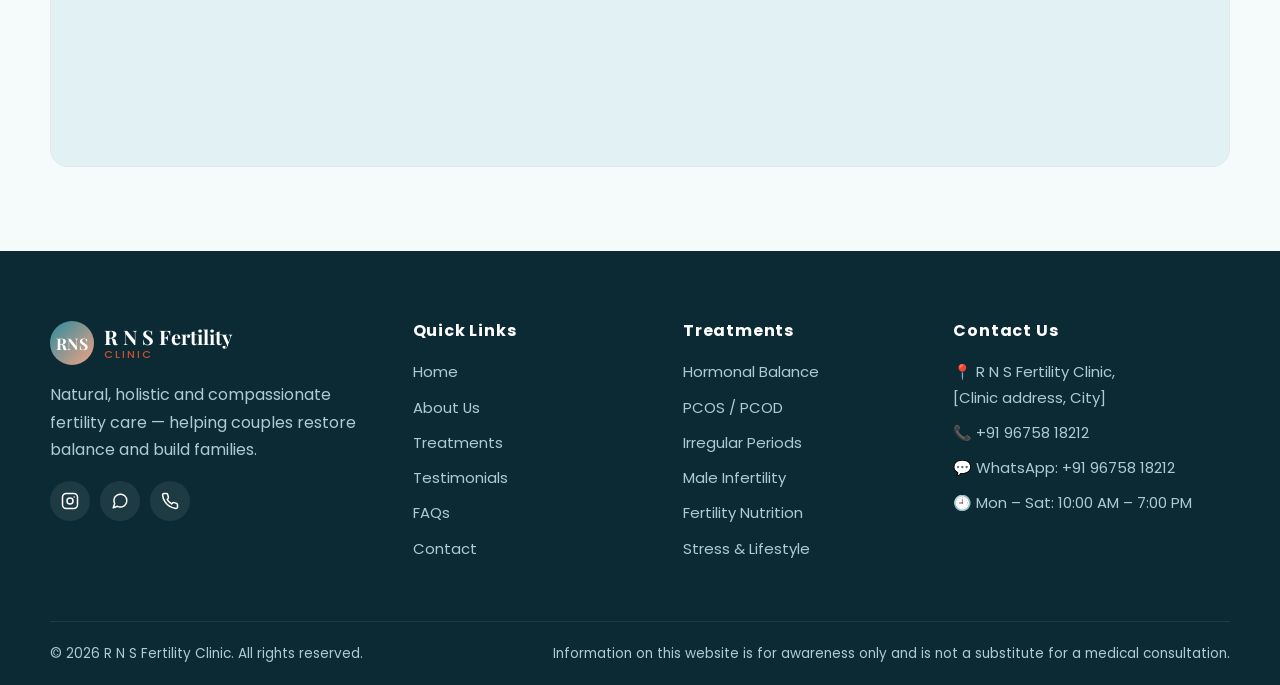
<file: contact.html>
<!DOCTYPE html>
<html lang="en">
<head>
  <meta charset="UTF-8">
  <meta name="viewport" content="width=device-width, initial-scale=1.0">
  <title>Contact &amp; Appointments | R N S Fertility Clinic</title>
  <meta name="description" content="Contact R N S Fertility Clinic or book a fertility consultation by phone, WhatsApp or our online appointment form.">
  <link rel="preconnect" href="https://fonts.googleapis.com">
  <link rel="preconnect" href="https://fonts.gstatic.com" crossorigin>
  <link href="https://fonts.googleapis.com/css2?family=Playfair+Display:wght@600;700&family=Poppins:wght@400;500;600&display=swap" rel="stylesheet">
  <link rel="stylesheet" href="css/style.css">
  <link rel="icon" href="data:image/svg+xml,<svg xmlns='http://www.w3.org/2000/svg' viewBox='0 0 100 100'><circle cx='50' cy='50' r='50' fill='%23c2577a'/><text x='50' y='66' font-size='46' text-anchor='middle' fill='white' font-family='Georgia'>R</text></svg>">
</head>
<body>

  <div class="topbar">
    <div class="container">
      <div>
        <span>📞 <a href="tel:+919675818212">+91 96758 18212</a></span>
        <span class="hide-sm">🕘 Mon – Sat: 10:00 AM – 7:00 PM</span>
      </div>
      <div class="hide-sm">Gentle, natural fertility care for every couple</div>
    </div>
  </div>

  <header class="site-header">
    <div class="container nav">
      <a href="index.html" class="logo" aria-label="R N S Fertility Clinic home">
        <span class="logo-mark">RNS</span>
        <span class="logo-text">R N S Fertility<small>Clinic</small></span>
      </a>
      <button class="nav-toggle" aria-label="Open menu" aria-expanded="false"><span></span><span></span><span></span></button>
      <ul class="nav-links">
        <li><a href="index.html">Home</a></li>
        <li><a href="about.html">About Us</a></li>
        <li><a href="treatments.html">Treatments</a></li>
        <li><a href="testimonials.html">Testimonials</a></li>
        <li><a href="faq.html">FAQs</a></li>
        <li><a href="contact.html">Contact</a></li>
        <li><a href="https://doctolin.com/#__book__?c=01a0e818-5b5a-7242-b78e-020a1d22a0a2" target="_blank" rel="noopener" class="btn btn-primary">Book Appointment</a></li>
      </ul>
    </div>
  </header>

  <main>
    <section class="page-banner">
      <div class="container">
        <h1>Contact &amp; Book Appointment</h1>
        <p>We're here to listen. Reach out for a private, confidential consultation.</p>
        <div class="breadcrumb"><a href="index.html">Home</a> / Contact</div>
      </div>
    </section>

    <section class="section" id="appointment">
      <div class="container split" style="align-items:start">
        <div class="contact-info reveal">
          <span class="eyebrow">Get in Touch</span>
          <h2>We'd love to hear from you</h2>
          <p class="lead" style="margin-bottom:30px">Call, WhatsApp or fill in the form and we'll get back to you to confirm your appointment.</p>

          <div class="item">
            <div class="icon"><svg viewBox="0 0 24 24" fill="none" stroke="currentColor" stroke-width="1.8" stroke-linecap="round" stroke-linejoin="round"><path d="M21 10c0 7-9 13-9 13s-9-6-9-13a9 9 0 0 1 18 0z"/><circle cx="12" cy="10" r="3"/></svg></div>
            <div><h4>Clinic Address</h4><p>R N S Fertility Clinic<br>[Clinic address, City, State – PIN]</p></div>
          </div>
          <div class="item">
            <div class="icon"><svg viewBox="0 0 24 24" fill="none" stroke="currentColor" stroke-width="1.8" stroke-linecap="round" stroke-linejoin="round"><path d="M22 16.92v3a2 2 0 0 1-2.18 2 19.79 19.79 0 0 1-8.63-3.07 19.5 19.5 0 0 1-6-6 19.79 19.79 0 0 1-3.07-8.67A2 2 0 0 1 4.11 2h3a2 2 0 0 1 2 1.72c.13.96.36 1.9.7 2.81a2 2 0 0 1-.45 2.11L8.09 9.91a16 16 0 0 0 6 6l1.27-1.27a2 2 0 0 1 2.11-.45c.91.34 1.85.57 2.81.7A2 2 0 0 1 22 16.92z"/></svg></div>
            <div><h4>Phone / WhatsApp</h4><p><a href="tel:+919675818212">+91 96758 18212</a><br><a href="https://wa.me/919675818212" target="_blank" rel="noopener">Chat on WhatsApp</a></p></div>
          </div>
          <div class="item">
            <div class="icon"><svg viewBox="0 0 24 24" fill="none" stroke="currentColor" stroke-width="1.8" stroke-linecap="round" stroke-linejoin="round"><rect x="2" y="2" width="20" height="20" rx="5"/><circle cx="12" cy="12" r="4"/><path d="M17.5 6.5h.01"/></svg></div>
            <div><h4>Instagram</h4><p><a href="https://www.instagram.com/dratiyasana" target="_blank" rel="noopener">@dratiyasana</a></p></div>
          </div>
          <div class="item">
            <div class="icon"><svg viewBox="0 0 24 24" fill="none" stroke="currentColor" stroke-width="1.8" stroke-linecap="round" stroke-linejoin="round"><circle cx="12" cy="12" r="10"/><path d="M12 6v6l4 2"/></svg></div>
            <div style="flex:1"><h4>Clinic Timings</h4>
              <table class="hours">
                <tr><td>Monday – Saturday</td><td>10:00 AM – 7:00 PM</td></tr>
                <tr><td>Sunday</td><td>By appointment</td></tr>
              </table>
            </div>
          </div>
        </div>

        <div class="card reveal" style="padding:36px">
          <h3>Book an Appointment</h3>
          <p class="form-note">Choose your slot instantly with our online booking system.</p>
          <a href="https://doctolin.com/#__book__?c=01a0e818-5b5a-7242-b78e-020a1d22a0a2" target="_blank" rel="noopener" class="btn btn-primary" style="width:100%;justify-content:center">Book Online Now ↗</a>
          <p class="form-note" style="margin:24px 0 20px;padding-top:20px;border-top:1px solid var(--line)">Or send us a request on WhatsApp — submitting this form opens WhatsApp with your details filled in, just press send.</p>
          <form id="appointment-form" class="form" novalidate>
            <div class="form-row">
              <div><label for="name">Full Name *</label><input id="name" name="name" type="text" required autocomplete="name"></div>
              <div><label for="phone">Phone Number *</label><input id="phone" name="phone" type="tel" required pattern="[0-9+\s\-]{10,15}" autocomplete="tel"></div>
            </div>
            <div class="form-row">
              <div><label for="email">Email</label><input id="email" name="email" type="email" autocomplete="email"></div>
              <div><label for="date">Preferred Date</label><input id="date" name="date" type="date"></div>
            </div>
            <div>
              <label for="concern">Concern *</label>
              <select id="concern" name="concern" required>
                <option value="">Select your concern</option>
                <option>Trying to conceive / Unexplained infertility</option>
                <option>PCOS / PCOD</option>
                <option>Irregular periods</option>
                <option>Hormonal imbalance</option>
                <option>Male infertility</option>
                <option>Pre-conception care</option>
                <option>Other</option>
              </select>
            </div>
            <div><label for="message">Message</label><textarea id="message" name="message" rows="4" placeholder="Briefly describe your concern (optional)"></textarea></div>
            <button type="submit" class="btn btn-primary" style="justify-content:center">Request Appointment</button>
            <div id="form-msg" class="form-msg" role="status">Thank you! WhatsApp has opened with your details — please press send and our team will confirm your appointment.</div>
          </form>
        </div>
      </div>
    </section>

    <!-- Replace the map query with the clinic's exact address -->
    <section class="section alt" style="padding-top:0;background:transparent">
      <div class="container">
        <div class="map-box reveal">
          <iframe title="R N S Fertility Clinic location" loading="lazy" referrerpolicy="no-referrer-when-downgrade"
            src="https://www.google.com/maps?q=R+N+S+Fertility+Clinic&amp;output=embed"></iframe>
        </div>
      </div>
    </section>
  </main>

  <footer class="site-footer">
    <div class="container footer-grid">
      <div>
        <a href="index.html" class="logo"><span class="logo-mark">RNS</span><span class="logo-text">R N S Fertility<small>Clinic</small></span></a>
        <p style="margin-top:16px">Natural, holistic and compassionate fertility care — helping couples restore balance and build families.</p>
        <div class="socials">
          <a href="https://www.instagram.com/dratiyasana" target="_blank" rel="noopener" aria-label="Instagram"><svg viewBox="0 0 24 24" fill="none" stroke="currentColor" stroke-width="2" stroke-linecap="round" stroke-linejoin="round"><rect x="2" y="2" width="20" height="20" rx="5"/><circle cx="12" cy="12" r="4"/><path d="M17.5 6.5h.01"/></svg></a>
          <a href="https://wa.me/919675818212" target="_blank" rel="noopener" aria-label="WhatsApp"><svg viewBox="0 0 24 24" fill="none" stroke="currentColor" stroke-width="2" stroke-linecap="round" stroke-linejoin="round"><path d="M21 11.5a8.38 8.38 0 0 1-.9 3.8 8.5 8.5 0 0 1-7.6 4.7 8.38 8.38 0 0 1-3.8-.9L3 21l1.9-5.7a8.38 8.38 0 0 1-.9-3.8 8.5 8.5 0 0 1 4.7-7.6 8.38 8.38 0 0 1 3.8-.9h.5a8.48 8.48 0 0 1 8 8v.5z"/></svg></a>
          <a href="tel:+919675818212" aria-label="Call"><svg viewBox="0 0 24 24" fill="none" stroke="currentColor" stroke-width="2" stroke-linecap="round" stroke-linejoin="round"><path d="M22 16.92v3a2 2 0 0 1-2.18 2 19.79 19.79 0 0 1-8.63-3.07 19.5 19.5 0 0 1-6-6 19.79 19.79 0 0 1-3.07-8.67A2 2 0 0 1 4.11 2h3a2 2 0 0 1 2 1.72c.13.96.36 1.9.7 2.81a2 2 0 0 1-.45 2.11L8.09 9.91a16 16 0 0 0 6 6l1.27-1.27a2 2 0 0 1 2.11-.45c.91.34 1.85.57 2.81.7A2 2 0 0 1 22 16.92z"/></svg></a>
        </div>
      </div>
      <div>
        <h4>Quick Links</h4>
        <ul>
          <li><a href="index.html">Home</a></li>
          <li><a href="about.html">About Us</a></li>
          <li><a href="treatments.html">Treatments</a></li>
          <li><a href="testimonials.html">Testimonials</a></li>
          <li><a href="faq.html">FAQs</a></li>
          <li><a href="contact.html">Contact</a></li>
        </ul>
      </div>
      <div>
        <h4>Treatments</h4>
        <ul>
          <li><a href="treatments.html#hormonal">Hormonal Balance</a></li>
          <li><a href="treatments.html#pcos">PCOS / PCOD</a></li>
          <li><a href="treatments.html#cycle">Irregular Periods</a></li>
          <li><a href="treatments.html#male">Male Infertility</a></li>
          <li><a href="treatments.html#nutrition">Fertility Nutrition</a></li>
          <li><a href="treatments.html#lifestyle">Stress &amp; Lifestyle</a></li>
        </ul>
      </div>
      <div>
        <h4>Contact Us</h4>
        <ul>
          <li>📍 R N S Fertility Clinic,<br>[Clinic address, City]</li>
          <li>📞 <a href="tel:+919675818212">+91 96758 18212</a></li>
          <li>💬 <a href="https://wa.me/919675818212" target="_blank" rel="noopener">WhatsApp: +91 96758 18212</a></li>
          <li>🕘 Mon – Sat: 10:00 AM – 7:00 PM</li>
        </ul>
      </div>
    </div>
    <div class="container footer-bottom">
      <span>© <span data-year>2026</span> R N S Fertility Clinic. All rights reserved.</span>
      <span>Information on this website is for awareness only and is not a substitute for a medical consultation.</span>
    </div>
  </footer>

  <a href="https://wa.me/919675818212" class="wa-float" target="_blank" rel="noopener" aria-label="Chat on WhatsApp">
    <svg viewBox="0 0 24 24" fill="none" stroke="currentColor" stroke-width="2" stroke-linecap="round" stroke-linejoin="round"><path d="M21 11.5a8.38 8.38 0 0 1-.9 3.8 8.5 8.5 0 0 1-7.6 4.7 8.38 8.38 0 0 1-3.8-.9L3 21l1.9-5.7a8.38 8.38 0 0 1-.9-3.8 8.5 8.5 0 0 1 4.7-7.6 8.38 8.38 0 0 1 3.8-.9h.5a8.48 8.48 0 0 1 8 8v.5z"/></svg>
  </a>

  <script src="js/main.js"></script>
</body>
</html>
</file>
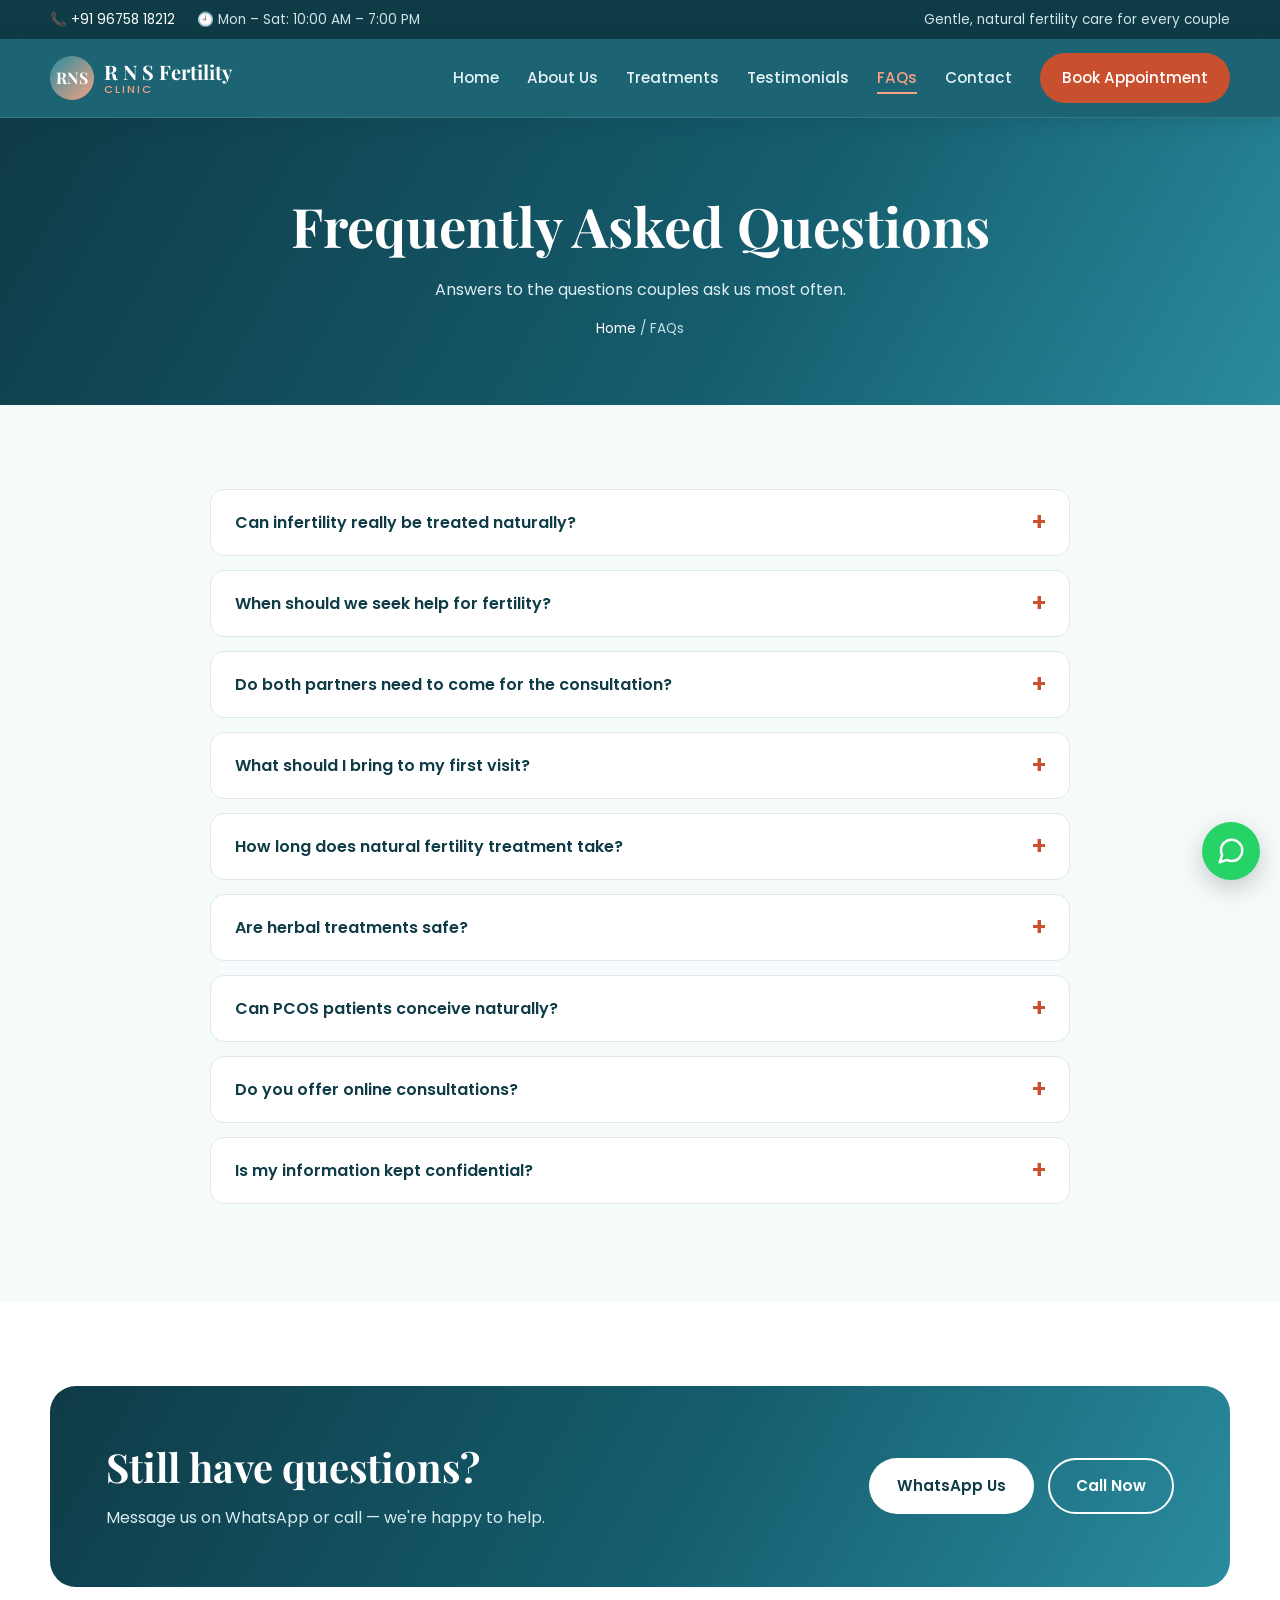
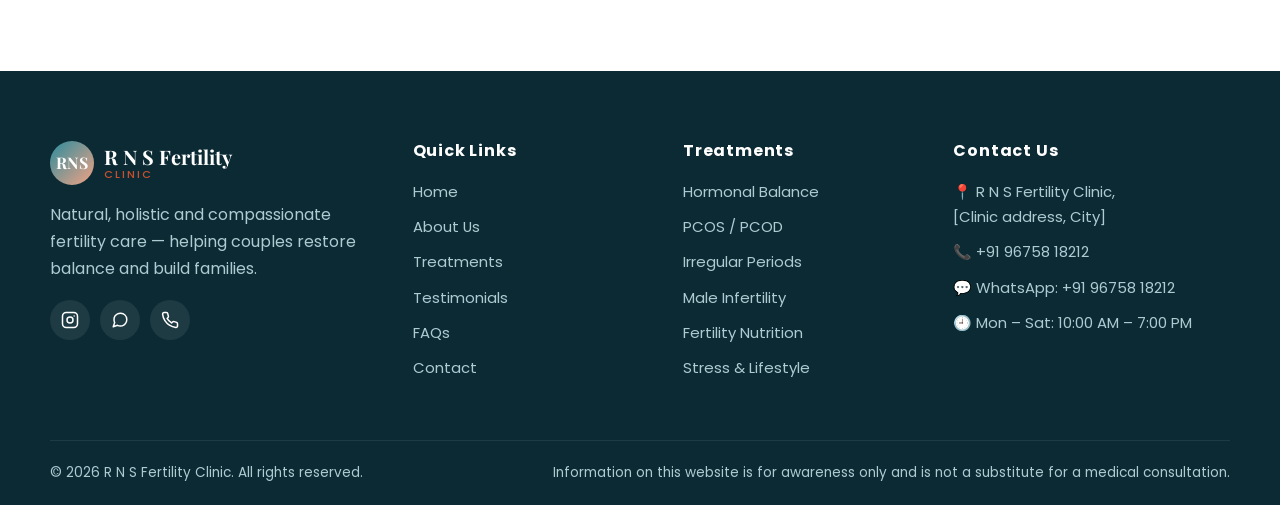
<file: faq.html>
<!DOCTYPE html>
<html lang="en">
<head>
  <meta charset="UTF-8">
  <meta name="viewport" content="width=device-width, initial-scale=1.0">
  <title>FAQs | R N S Fertility Clinic</title>
  <meta name="description" content="Answers to common questions about natural fertility treatment, consultations and what to expect at R N S Fertility Clinic.">
  <link rel="preconnect" href="https://fonts.googleapis.com">
  <link rel="preconnect" href="https://fonts.gstatic.com" crossorigin>
  <link href="https://fonts.googleapis.com/css2?family=Playfair+Display:wght@600;700&family=Poppins:wght@400;500;600&display=swap" rel="stylesheet">
  <link rel="stylesheet" href="css/style.css">
  <link rel="icon" href="data:image/svg+xml,<svg xmlns='http://www.w3.org/2000/svg' viewBox='0 0 100 100'><circle cx='50' cy='50' r='50' fill='%23c2577a'/><text x='50' y='66' font-size='46' text-anchor='middle' fill='white' font-family='Georgia'>R</text></svg>">
</head>
<body>

  <div class="topbar">
    <div class="container">
      <div>
        <span>📞 <a href="tel:+919675818212">+91 96758 18212</a></span>
        <span class="hide-sm">🕘 Mon – Sat: 10:00 AM – 7:00 PM</span>
      </div>
      <div class="hide-sm">Gentle, natural fertility care for every couple</div>
    </div>
  </div>

  <header class="site-header">
    <div class="container nav">
      <a href="index.html" class="logo" aria-label="R N S Fertility Clinic home">
        <span class="logo-mark">RNS</span>
        <span class="logo-text">R N S Fertility<small>Clinic</small></span>
      </a>
      <button class="nav-toggle" aria-label="Open menu" aria-expanded="false"><span></span><span></span><span></span></button>
      <ul class="nav-links">
        <li><a href="index.html">Home</a></li>
        <li><a href="about.html">About Us</a></li>
        <li><a href="treatments.html">Treatments</a></li>
        <li><a href="testimonials.html">Testimonials</a></li>
        <li><a href="faq.html">FAQs</a></li>
        <li><a href="contact.html">Contact</a></li>
        <li><a href="https://doctolin.com/#__book__?c=01a0e818-5b5a-7242-b78e-020a1d22a0a2" target="_blank" rel="noopener" class="btn btn-primary">Book Appointment</a></li>
      </ul>
    </div>
  </header>

  <main>
    <section class="page-banner">
      <div class="container">
        <h1>Frequently Asked Questions</h1>
        <p>Answers to the questions couples ask us most often.</p>
        <div class="breadcrumb"><a href="index.html">Home</a> / FAQs</div>
      </div>
    </section>

    <section class="section">
      <div class="container">
        <div class="faq">
          <div class="faq-item reveal">
            <button class="faq-q" aria-expanded="false">Can infertility really be treated naturally?</button>
            <div class="faq-a"><div class="faq-a-inner">In many cases, yes. A large number of fertility problems are linked to hormonal imbalance, irregular ovulation, poor nutrition, lifestyle factors or stress. Correcting these underlying causes with natural therapies can help the body conceive on its own. After reviewing your reports, we will tell you honestly whether natural treatment is suitable for you.</div></div>
          </div>
          <div class="faq-item reveal">
            <button class="faq-q" aria-expanded="false">When should we seek help for fertility?</button>
            <div class="faq-a"><div class="faq-a-inner">If you are under 35 and have been trying for a year without success, or over 35 and trying for six months, it is a good time to consult. Seek help sooner if you have irregular periods, PCOS, thyroid issues or a known male factor concern.</div></div>
          </div>
          <div class="faq-item reveal">
            <button class="faq-q" aria-expanded="false">Do both partners need to come for the consultation?</button>
            <div class="faq-a"><div class="faq-a-inner">We recommend it. Fertility is a shared journey, and male factors contribute to many cases. Assessing both partners gives the clearest picture and the best chance of success.</div></div>
          </div>
          <div class="faq-item reveal">
            <button class="faq-q" aria-expanded="false">What should I bring to my first visit?</button>
            <div class="faq-a"><div class="faq-a-inner">Please bring any previous test reports (hormone tests, ultrasound scans, semen analysis), prescriptions, and details of your menstrual cycle. If you don't have any reports yet, that's fine — we will guide you on what is needed.</div></div>
          </div>
          <div class="faq-item reveal">
            <button class="faq-q" aria-expanded="false">How long does natural fertility treatment take?</button>
            <div class="faq-a"><div class="faq-a-inner">It varies by condition. Many patients notice improvements in their cycle and overall health within 2–3 months, since egg and sperm development take around three months. Your doctor will give you a realistic timeline after assessment.</div></div>
          </div>
          <div class="faq-item reveal">
            <button class="faq-q" aria-expanded="false">Are herbal treatments safe?</button>
            <div class="faq-a"><div class="faq-a-inner">Our remedies are prescribed individually after a full consultation and are monitored during follow-ups. Please always tell us about any other medicines you take, and never self-medicate.</div></div>
          </div>
          <div class="faq-item reveal">
            <button class="faq-q" aria-expanded="false">Can PCOS patients conceive naturally?</button>
            <div class="faq-a"><div class="faq-a-inner">Yes, many women with PCOS conceive naturally once ovulation becomes regular. Diet, weight management, herbal support and lifestyle changes play a big role in improving PCOS.</div></div>
          </div>
          <div class="faq-item reveal">
            <button class="faq-q" aria-expanded="false">Do you offer online consultations?</button>
            <div class="faq-a"><div class="faq-a-inner">Yes. If you are unable to visit the clinic, you can contact us on WhatsApp to arrange an online consultation and share your reports digitally.</div></div>
          </div>
          <div class="faq-item reveal">
            <button class="faq-q" aria-expanded="false">Is my information kept confidential?</button>
            <div class="faq-a"><div class="faq-a-inner">Absolutely. All consultations, reports and personal details are kept strictly private and confidential.</div></div>
          </div>
        </div>
      </div>
    </section>

    <section class="section alt">
      <div class="container">
        <div class="cta-band reveal">
          <div>
            <h2>Still have questions?</h2>
            <p>Message us on WhatsApp or call — we're happy to help.</p>
          </div>
          <div class="btn-row" style="margin:0">
            <a href="https://wa.me/919675818212" target="_blank" rel="noopener" class="btn btn-light">WhatsApp Us</a>
            <a href="tel:+919675818212" class="btn btn-outline" style="border-color:#fff;color:#fff">Call Now</a>
          </div>
        </div>
      </div>
    </section>
  </main>

  <footer class="site-footer">
    <div class="container footer-grid">
      <div>
        <a href="index.html" class="logo"><span class="logo-mark">RNS</span><span class="logo-text">R N S Fertility<small>Clinic</small></span></a>
        <p style="margin-top:16px">Natural, holistic and compassionate fertility care — helping couples restore balance and build families.</p>
        <div class="socials">
          <a href="https://www.instagram.com/dratiyasana" target="_blank" rel="noopener" aria-label="Instagram"><svg viewBox="0 0 24 24" fill="none" stroke="currentColor" stroke-width="2" stroke-linecap="round" stroke-linejoin="round"><rect x="2" y="2" width="20" height="20" rx="5"/><circle cx="12" cy="12" r="4"/><path d="M17.5 6.5h.01"/></svg></a>
          <a href="https://wa.me/919675818212" target="_blank" rel="noopener" aria-label="WhatsApp"><svg viewBox="0 0 24 24" fill="none" stroke="currentColor" stroke-width="2" stroke-linecap="round" stroke-linejoin="round"><path d="M21 11.5a8.38 8.38 0 0 1-.9 3.8 8.5 8.5 0 0 1-7.6 4.7 8.38 8.38 0 0 1-3.8-.9L3 21l1.9-5.7a8.38 8.38 0 0 1-.9-3.8 8.5 8.5 0 0 1 4.7-7.6 8.38 8.38 0 0 1 3.8-.9h.5a8.48 8.48 0 0 1 8 8v.5z"/></svg></a>
          <a href="tel:+919675818212" aria-label="Call"><svg viewBox="0 0 24 24" fill="none" stroke="currentColor" stroke-width="2" stroke-linecap="round" stroke-linejoin="round"><path d="M22 16.92v3a2 2 0 0 1-2.18 2 19.79 19.79 0 0 1-8.63-3.07 19.5 19.5 0 0 1-6-6 19.79 19.79 0 0 1-3.07-8.67A2 2 0 0 1 4.11 2h3a2 2 0 0 1 2 1.72c.13.96.36 1.9.7 2.81a2 2 0 0 1-.45 2.11L8.09 9.91a16 16 0 0 0 6 6l1.27-1.27a2 2 0 0 1 2.11-.45c.91.34 1.85.57 2.81.7A2 2 0 0 1 22 16.92z"/></svg></a>
        </div>
      </div>
      <div>
        <h4>Quick Links</h4>
        <ul>
          <li><a href="index.html">Home</a></li>
          <li><a href="about.html">About Us</a></li>
          <li><a href="treatments.html">Treatments</a></li>
          <li><a href="testimonials.html">Testimonials</a></li>
          <li><a href="faq.html">FAQs</a></li>
          <li><a href="contact.html">Contact</a></li>
        </ul>
      </div>
      <div>
        <h4>Treatments</h4>
        <ul>
          <li><a href="treatments.html#hormonal">Hormonal Balance</a></li>
          <li><a href="treatments.html#pcos">PCOS / PCOD</a></li>
          <li><a href="treatments.html#cycle">Irregular Periods</a></li>
          <li><a href="treatments.html#male">Male Infertility</a></li>
          <li><a href="treatments.html#nutrition">Fertility Nutrition</a></li>
          <li><a href="treatments.html#lifestyle">Stress &amp; Lifestyle</a></li>
        </ul>
      </div>
      <div>
        <h4>Contact Us</h4>
        <ul>
          <li>📍 R N S Fertility Clinic,<br>[Clinic address, City]</li>
          <li>📞 <a href="tel:+919675818212">+91 96758 18212</a></li>
          <li>💬 <a href="https://wa.me/919675818212" target="_blank" rel="noopener">WhatsApp: +91 96758 18212</a></li>
          <li>🕘 Mon – Sat: 10:00 AM – 7:00 PM</li>
        </ul>
      </div>
    </div>
    <div class="container footer-bottom">
      <span>© <span data-year>2026</span> R N S Fertility Clinic. All rights reserved.</span>
      <span>Information on this website is for awareness only and is not a substitute for a medical consultation.</span>
    </div>
  </footer>

  <a href="https://wa.me/919675818212" class="wa-float" target="_blank" rel="noopener" aria-label="Chat on WhatsApp">
    <svg viewBox="0 0 24 24" fill="none" stroke="currentColor" stroke-width="2" stroke-linecap="round" stroke-linejoin="round"><path d="M21 11.5a8.38 8.38 0 0 1-.9 3.8 8.5 8.5 0 0 1-7.6 4.7 8.38 8.38 0 0 1-3.8-.9L3 21l1.9-5.7a8.38 8.38 0 0 1-.9-3.8 8.5 8.5 0 0 1 4.7-7.6 8.38 8.38 0 0 1 3.8-.9h.5a8.48 8.48 0 0 1 8 8v.5z"/></svg>
  </a>

  <script src="js/main.js"></script>
</body>
</html>
</file>
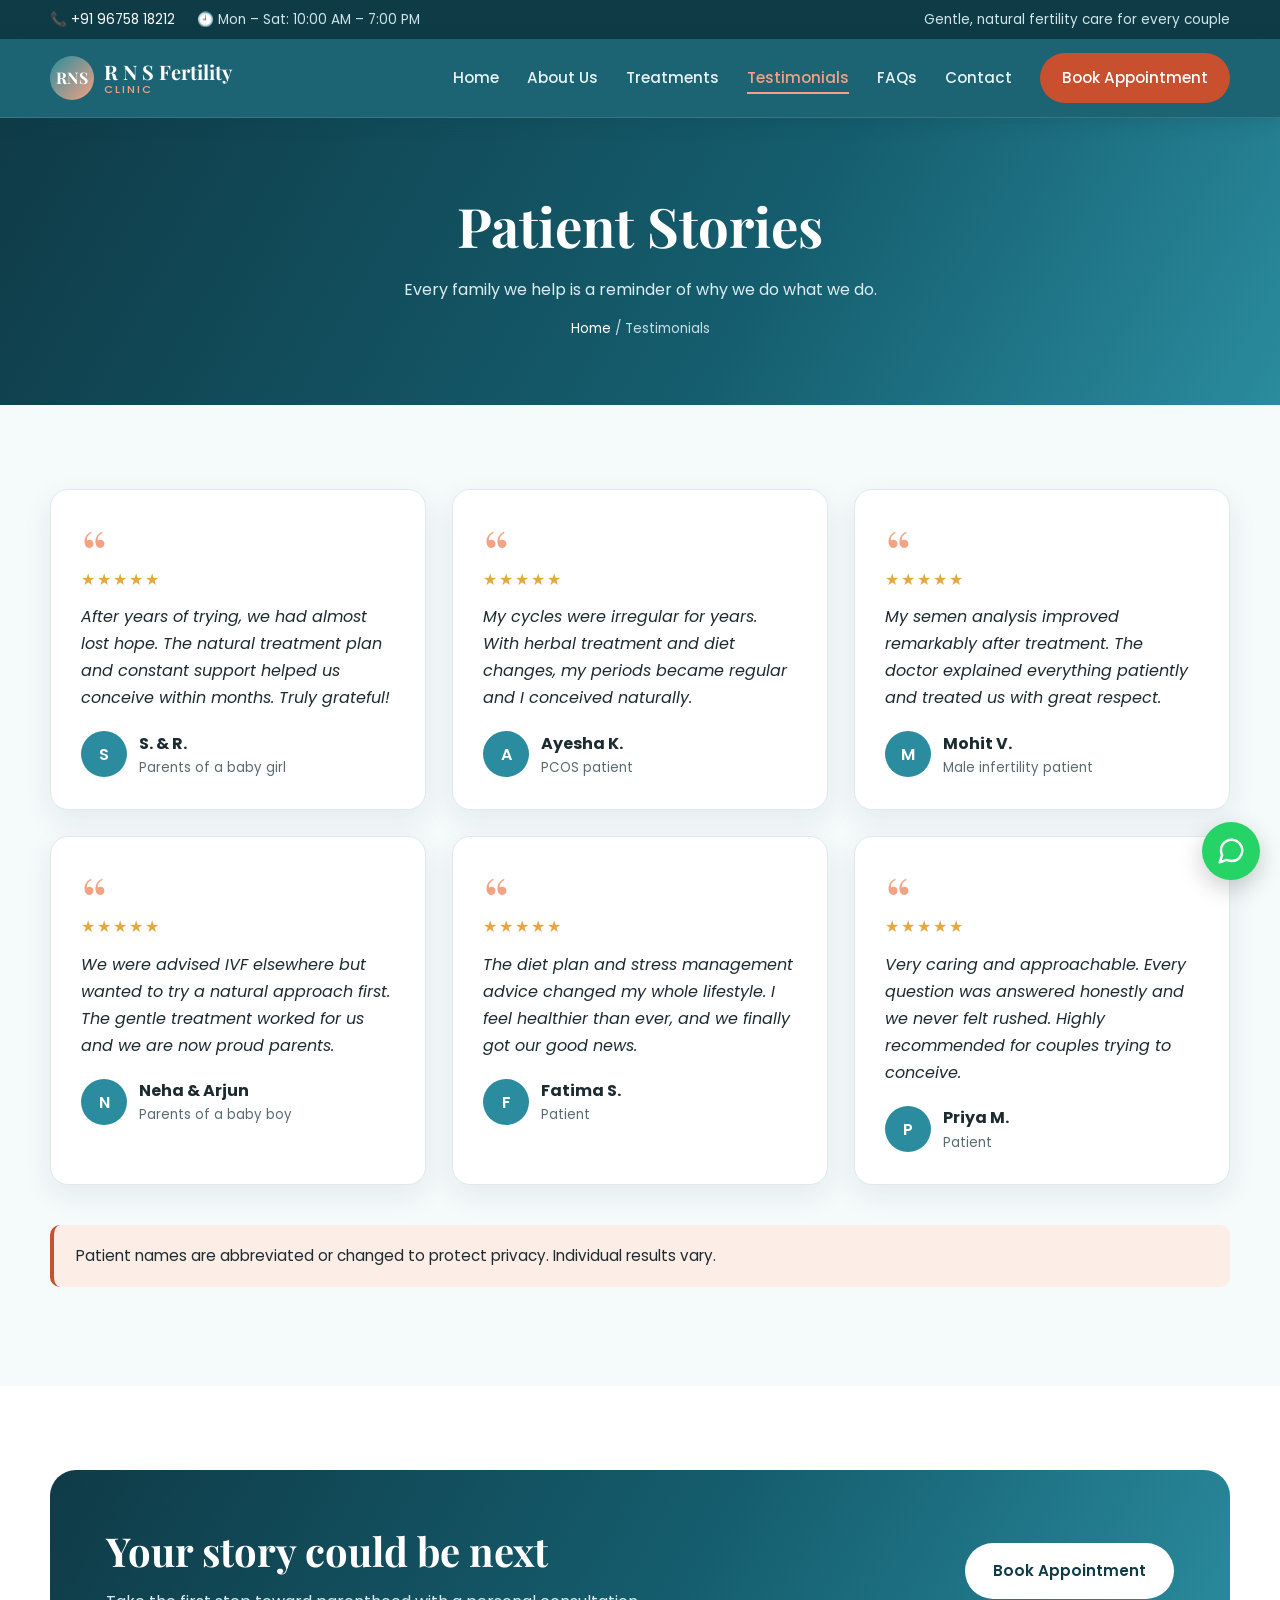
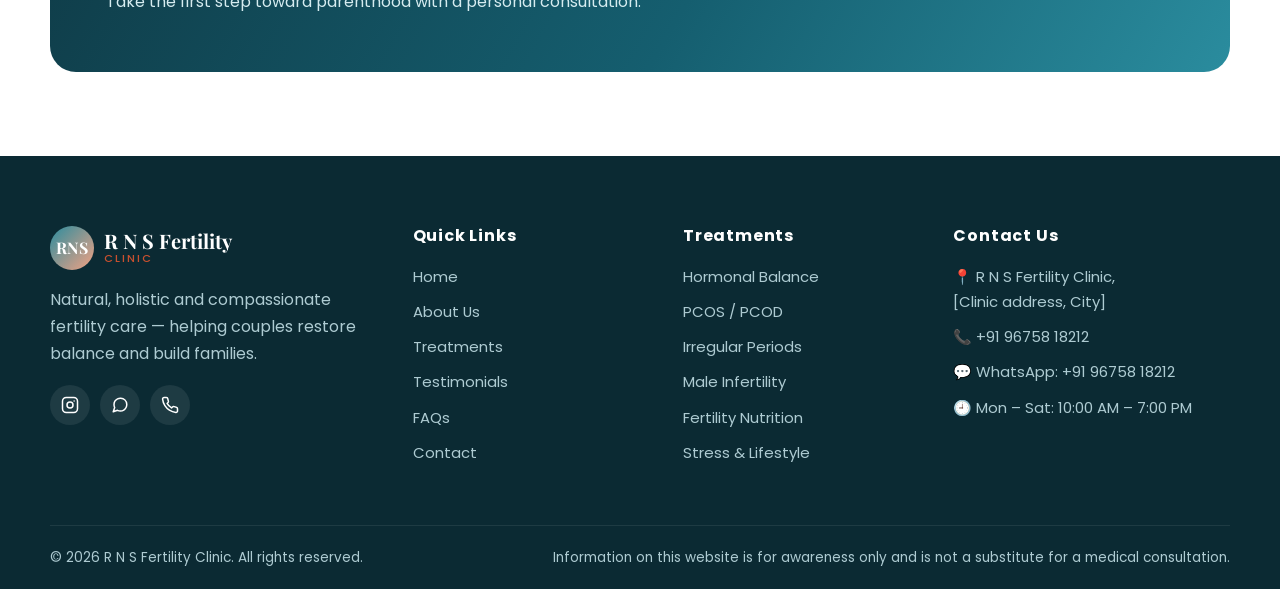
<file: testimonials.html>
<!DOCTYPE html>
<html lang="en">
<head>
  <meta charset="UTF-8">
  <meta name="viewport" content="width=device-width, initial-scale=1.0">
  <title>Testimonials | R N S Fertility Clinic</title>
  <meta name="description" content="Read stories from couples who were supported by R N S Fertility Clinic on their journey to parenthood.">
  <link rel="preconnect" href="https://fonts.googleapis.com">
  <link rel="preconnect" href="https://fonts.gstatic.com" crossorigin>
  <link href="https://fonts.googleapis.com/css2?family=Playfair+Display:wght@600;700&family=Poppins:wght@400;500;600&display=swap" rel="stylesheet">
  <link rel="stylesheet" href="css/style.css">
  <link rel="icon" href="data:image/svg+xml,<svg xmlns='http://www.w3.org/2000/svg' viewBox='0 0 100 100'><circle cx='50' cy='50' r='50' fill='%23c2577a'/><text x='50' y='66' font-size='46' text-anchor='middle' fill='white' font-family='Georgia'>R</text></svg>">
</head>
<body>

  <div class="topbar">
    <div class="container">
      <div>
        <span>📞 <a href="tel:+919675818212">+91 96758 18212</a></span>
        <span class="hide-sm">🕘 Mon – Sat: 10:00 AM – 7:00 PM</span>
      </div>
      <div class="hide-sm">Gentle, natural fertility care for every couple</div>
    </div>
  </div>

  <header class="site-header">
    <div class="container nav">
      <a href="index.html" class="logo" aria-label="R N S Fertility Clinic home">
        <span class="logo-mark">RNS</span>
        <span class="logo-text">R N S Fertility<small>Clinic</small></span>
      </a>
      <button class="nav-toggle" aria-label="Open menu" aria-expanded="false"><span></span><span></span><span></span></button>
      <ul class="nav-links">
        <li><a href="index.html">Home</a></li>
        <li><a href="about.html">About Us</a></li>
        <li><a href="treatments.html">Treatments</a></li>
        <li><a href="testimonials.html">Testimonials</a></li>
        <li><a href="faq.html">FAQs</a></li>
        <li><a href="contact.html">Contact</a></li>
        <li><a href="https://doctolin.com/#__book__?c=01a0e818-5b5a-7242-b78e-020a1d22a0a2" target="_blank" rel="noopener" class="btn btn-primary">Book Appointment</a></li>
      </ul>
    </div>
  </header>

  <main>
    <section class="page-banner">
      <div class="container">
        <h1>Patient Stories</h1>
        <p>Every family we help is a reminder of why we do what we do.</p>
        <div class="breadcrumb"><a href="index.html">Home</a> / Testimonials</div>
      </div>
    </section>

    <!-- Sample testimonials: replace with real patient feedback shared with written consent -->
    <section class="section">
      <div class="container">
        <div class="grid grid-3">
          <div class="card testimonial reveal">
            <div class="quote-mark">“</div><div class="stars">★★★★★</div>
            <p>After years of trying, we had almost lost hope. The natural treatment plan and constant support helped us conceive within months. Truly grateful!</p>
            <div class="person"><span class="avatar">S</span><div><strong>S. &amp; R.</strong><small>Parents of a baby girl</small></div></div>
          </div>
          <div class="card testimonial reveal">
            <div class="quote-mark">“</div><div class="stars">★★★★★</div>
            <p>My cycles were irregular for years. With herbal treatment and diet changes, my periods became regular and I conceived naturally.</p>
            <div class="person"><span class="avatar">A</span><div><strong>Ayesha K.</strong><small>PCOS patient</small></div></div>
          </div>
          <div class="card testimonial reveal">
            <div class="quote-mark">“</div><div class="stars">★★★★★</div>
            <p>My semen analysis improved remarkably after treatment. The doctor explained everything patiently and treated us with great respect.</p>
            <div class="person"><span class="avatar">M</span><div><strong>Mohit V.</strong><small>Male infertility patient</small></div></div>
          </div>
          <div class="card testimonial reveal">
            <div class="quote-mark">“</div><div class="stars">★★★★★</div>
            <p>We were advised IVF elsewhere but wanted to try a natural approach first. The gentle treatment worked for us and we are now proud parents.</p>
            <div class="person"><span class="avatar">N</span><div><strong>Neha &amp; Arjun</strong><small>Parents of a baby boy</small></div></div>
          </div>
          <div class="card testimonial reveal">
            <div class="quote-mark">“</div><div class="stars">★★★★★</div>
            <p>The diet plan and stress management advice changed my whole lifestyle. I feel healthier than ever, and we finally got our good news.</p>
            <div class="person"><span class="avatar">F</span><div><strong>Fatima S.</strong><small>Patient</small></div></div>
          </div>
          <div class="card testimonial reveal">
            <div class="quote-mark">“</div><div class="stars">★★★★★</div>
            <p>Very caring and approachable. Every question was answered honestly and we never felt rushed. Highly recommended for couples trying to conceive.</p>
            <div class="person"><span class="avatar">P</span><div><strong>Priya M.</strong><small>Patient</small></div></div>
          </div>
        </div>
        <p class="notice reveal" style="margin-top:40px">Patient names are abbreviated or changed to protect privacy. Individual results vary.</p>
      </div>
    </section>

    <section class="section alt">
      <div class="container">
        <div class="cta-band reveal">
          <div>
            <h2>Your story could be next</h2>
            <p>Take the first step toward parenthood with a personal consultation.</p>
          </div>
          <a href="https://doctolin.com/#__book__?c=01a0e818-5b5a-7242-b78e-020a1d22a0a2" target="_blank" rel="noopener" class="btn btn-light">Book Appointment</a>
        </div>
      </div>
    </section>
  </main>

  <footer class="site-footer">
    <div class="container footer-grid">
      <div>
        <a href="index.html" class="logo"><span class="logo-mark">RNS</span><span class="logo-text">R N S Fertility<small>Clinic</small></span></a>
        <p style="margin-top:16px">Natural, holistic and compassionate fertility care — helping couples restore balance and build families.</p>
        <div class="socials">
          <a href="https://www.instagram.com/dratiyasana" target="_blank" rel="noopener" aria-label="Instagram"><svg viewBox="0 0 24 24" fill="none" stroke="currentColor" stroke-width="2" stroke-linecap="round" stroke-linejoin="round"><rect x="2" y="2" width="20" height="20" rx="5"/><circle cx="12" cy="12" r="4"/><path d="M17.5 6.5h.01"/></svg></a>
          <a href="https://wa.me/919675818212" target="_blank" rel="noopener" aria-label="WhatsApp"><svg viewBox="0 0 24 24" fill="none" stroke="currentColor" stroke-width="2" stroke-linecap="round" stroke-linejoin="round"><path d="M21 11.5a8.38 8.38 0 0 1-.9 3.8 8.5 8.5 0 0 1-7.6 4.7 8.38 8.38 0 0 1-3.8-.9L3 21l1.9-5.7a8.38 8.38 0 0 1-.9-3.8 8.5 8.5 0 0 1 4.7-7.6 8.38 8.38 0 0 1 3.8-.9h.5a8.48 8.48 0 0 1 8 8v.5z"/></svg></a>
          <a href="tel:+919675818212" aria-label="Call"><svg viewBox="0 0 24 24" fill="none" stroke="currentColor" stroke-width="2" stroke-linecap="round" stroke-linejoin="round"><path d="M22 16.92v3a2 2 0 0 1-2.18 2 19.79 19.79 0 0 1-8.63-3.07 19.5 19.5 0 0 1-6-6 19.79 19.79 0 0 1-3.07-8.67A2 2 0 0 1 4.11 2h3a2 2 0 0 1 2 1.72c.13.96.36 1.9.7 2.81a2 2 0 0 1-.45 2.11L8.09 9.91a16 16 0 0 0 6 6l1.27-1.27a2 2 0 0 1 2.11-.45c.91.34 1.85.57 2.81.7A2 2 0 0 1 22 16.92z"/></svg></a>
        </div>
      </div>
      <div>
        <h4>Quick Links</h4>
        <ul>
          <li><a href="index.html">Home</a></li>
          <li><a href="about.html">About Us</a></li>
          <li><a href="treatments.html">Treatments</a></li>
          <li><a href="testimonials.html">Testimonials</a></li>
          <li><a href="faq.html">FAQs</a></li>
          <li><a href="contact.html">Contact</a></li>
        </ul>
      </div>
      <div>
        <h4>Treatments</h4>
        <ul>
          <li><a href="treatments.html#hormonal">Hormonal Balance</a></li>
          <li><a href="treatments.html#pcos">PCOS / PCOD</a></li>
          <li><a href="treatments.html#cycle">Irregular Periods</a></li>
          <li><a href="treatments.html#male">Male Infertility</a></li>
          <li><a href="treatments.html#nutrition">Fertility Nutrition</a></li>
          <li><a href="treatments.html#lifestyle">Stress &amp; Lifestyle</a></li>
        </ul>
      </div>
      <div>
        <h4>Contact Us</h4>
        <ul>
          <li>📍 R N S Fertility Clinic,<br>[Clinic address, City]</li>
          <li>📞 <a href="tel:+919675818212">+91 96758 18212</a></li>
          <li>💬 <a href="https://wa.me/919675818212" target="_blank" rel="noopener">WhatsApp: +91 96758 18212</a></li>
          <li>🕘 Mon – Sat: 10:00 AM – 7:00 PM</li>
        </ul>
      </div>
    </div>
    <div class="container footer-bottom">
      <span>© <span data-year>2026</span> R N S Fertility Clinic. All rights reserved.</span>
      <span>Information on this website is for awareness only and is not a substitute for a medical consultation.</span>
    </div>
  </footer>

  <a href="https://wa.me/919675818212" class="wa-float" target="_blank" rel="noopener" aria-label="Chat on WhatsApp">
    <svg viewBox="0 0 24 24" fill="none" stroke="currentColor" stroke-width="2" stroke-linecap="round" stroke-linejoin="round"><path d="M21 11.5a8.38 8.38 0 0 1-.9 3.8 8.5 8.5 0 0 1-7.6 4.7 8.38 8.38 0 0 1-3.8-.9L3 21l1.9-5.7a8.38 8.38 0 0 1-.9-3.8 8.5 8.5 0 0 1 4.7-7.6 8.38 8.38 0 0 1 3.8-.9h.5a8.48 8.48 0 0 1 8 8v.5z"/></svg>
  </a>

  <script src="js/main.js"></script>
</body>
</html>
</file>
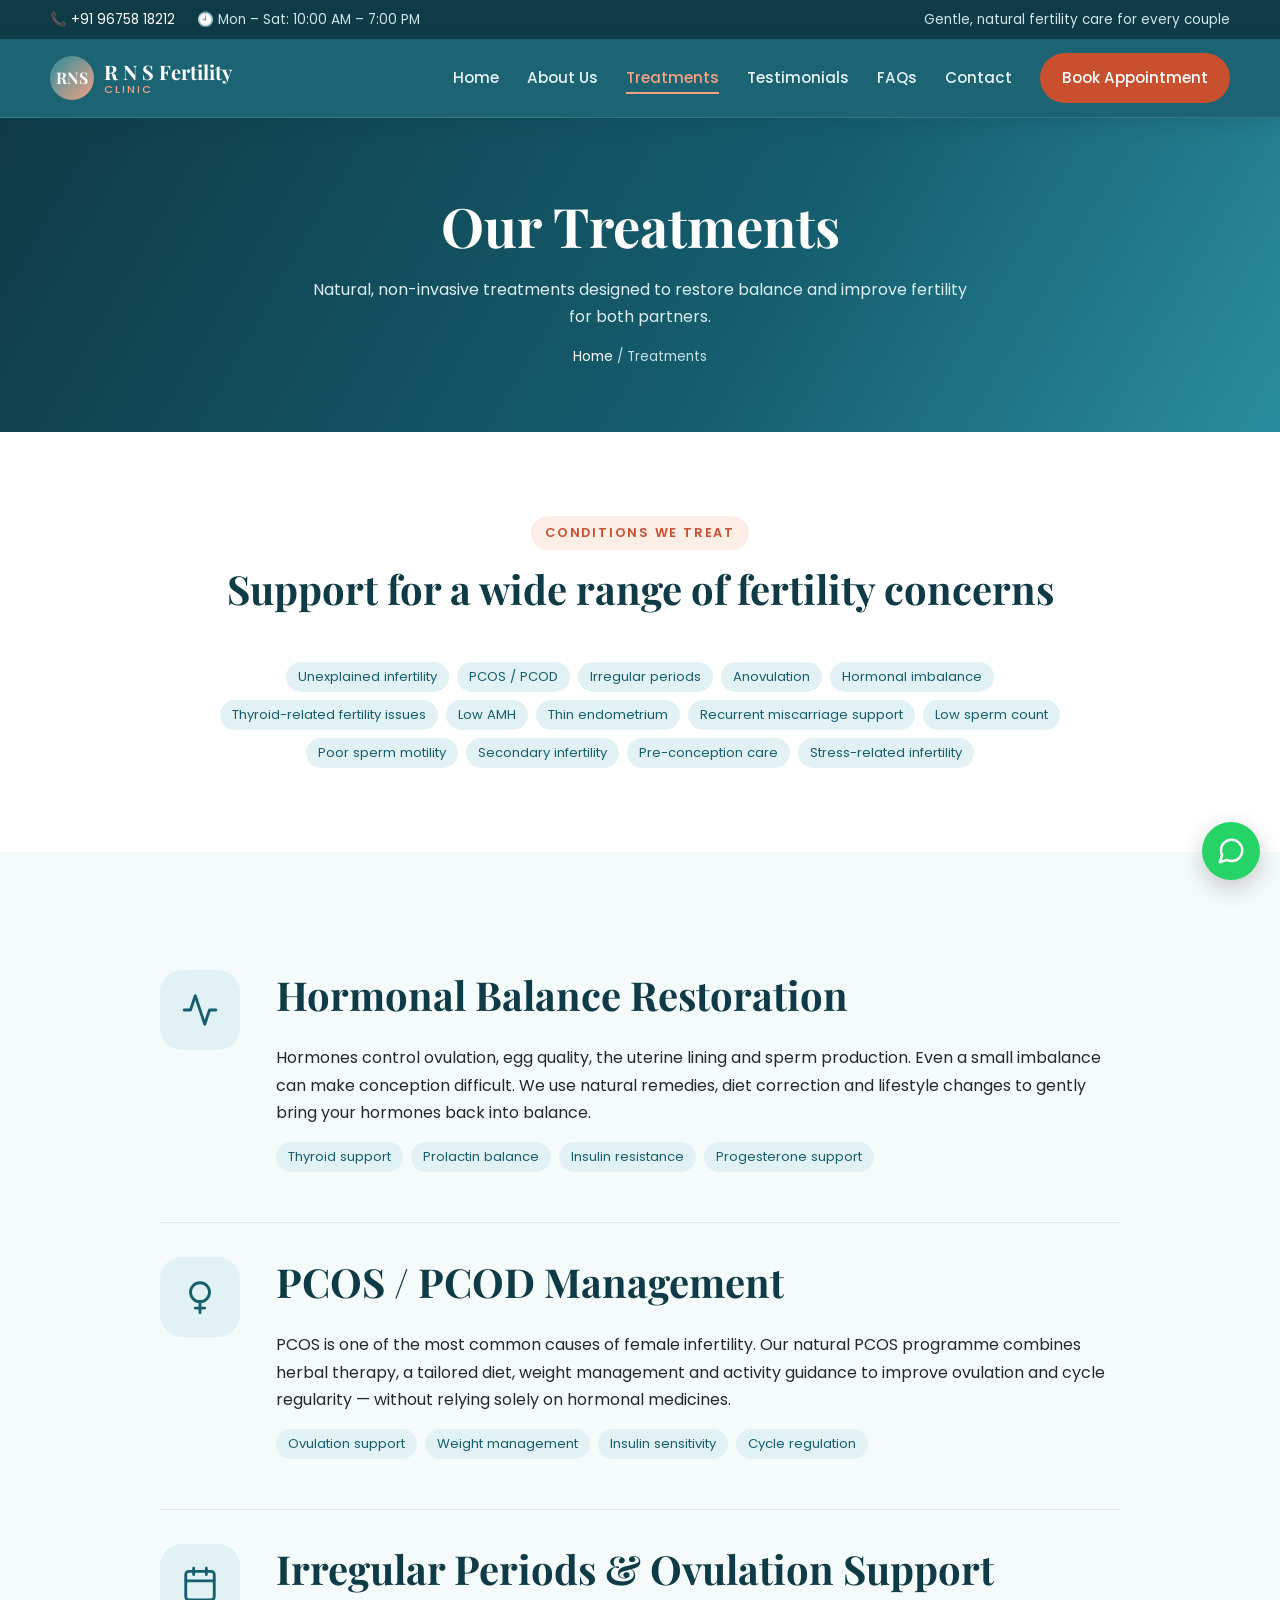
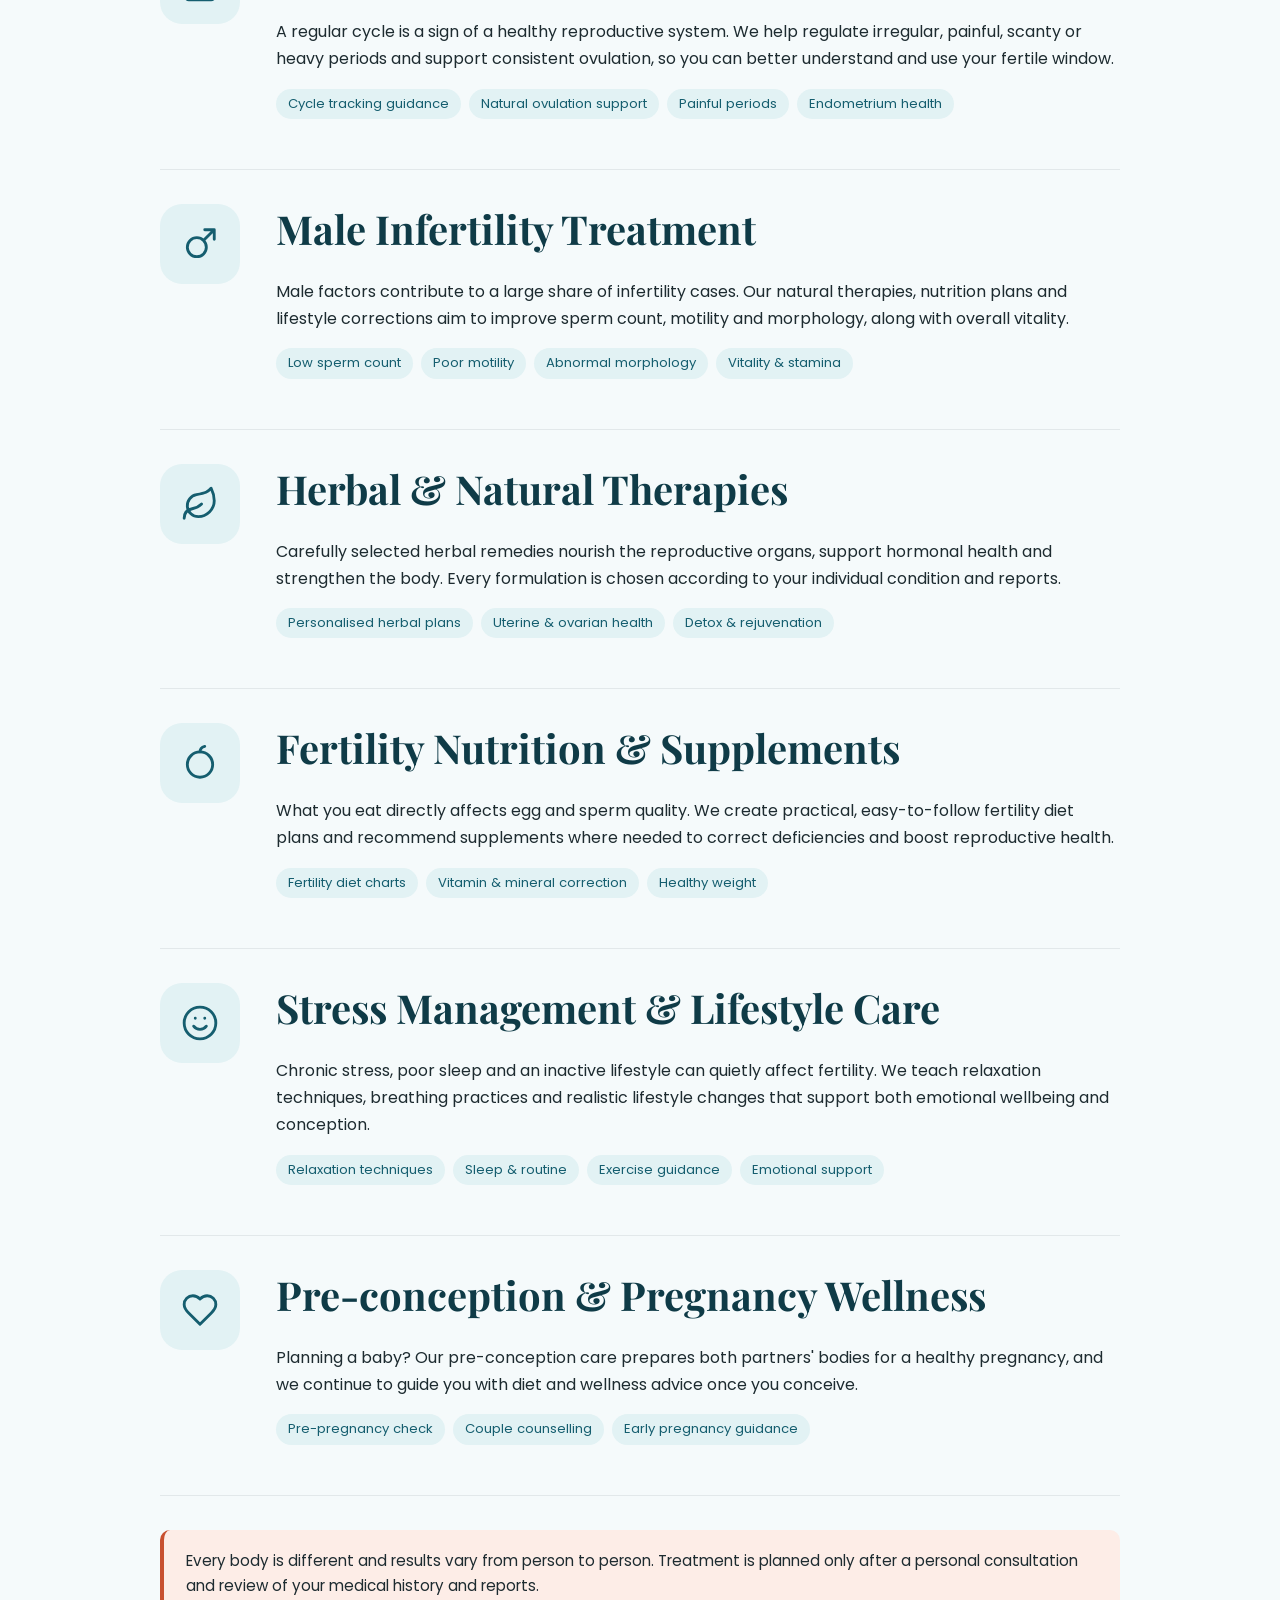
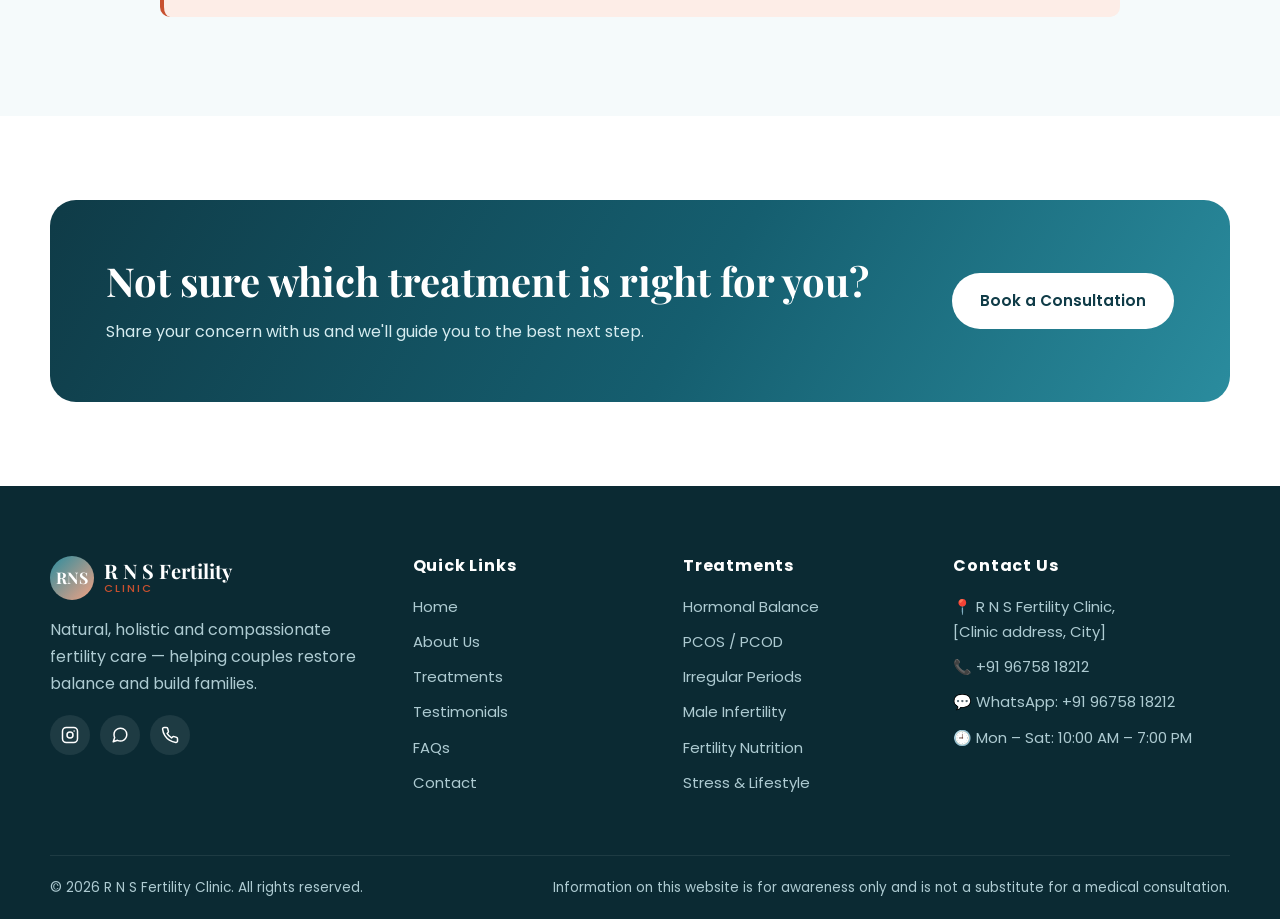
<file: treatments.html>
<!DOCTYPE html>
<html lang="en">
<head>
  <meta charset="UTF-8">
  <meta name="viewport" content="width=device-width, initial-scale=1.0">
  <title>Treatments | R N S Fertility Clinic</title>
  <meta name="description" content="Natural fertility treatments at R N S Fertility Clinic — hormonal balance, PCOS, irregular periods, male infertility, nutrition, herbal therapy and stress management.">
  <link rel="preconnect" href="https://fonts.googleapis.com">
  <link rel="preconnect" href="https://fonts.gstatic.com" crossorigin>
  <link href="https://fonts.googleapis.com/css2?family=Playfair+Display:wght@600;700&family=Poppins:wght@400;500;600&display=swap" rel="stylesheet">
  <link rel="stylesheet" href="css/style.css">
  <link rel="icon" href="data:image/svg+xml,<svg xmlns='http://www.w3.org/2000/svg' viewBox='0 0 100 100'><circle cx='50' cy='50' r='50' fill='%23c2577a'/><text x='50' y='66' font-size='46' text-anchor='middle' fill='white' font-family='Georgia'>R</text></svg>">
</head>
<body>

  <div class="topbar">
    <div class="container">
      <div>
        <span>📞 <a href="tel:+919675818212">+91 96758 18212</a></span>
        <span class="hide-sm">🕘 Mon – Sat: 10:00 AM – 7:00 PM</span>
      </div>
      <div class="hide-sm">Gentle, natural fertility care for every couple</div>
    </div>
  </div>

  <header class="site-header">
    <div class="container nav">
      <a href="index.html" class="logo" aria-label="R N S Fertility Clinic home">
        <span class="logo-mark">RNS</span>
        <span class="logo-text">R N S Fertility<small>Clinic</small></span>
      </a>
      <button class="nav-toggle" aria-label="Open menu" aria-expanded="false"><span></span><span></span><span></span></button>
      <ul class="nav-links">
        <li><a href="index.html">Home</a></li>
        <li><a href="about.html">About Us</a></li>
        <li><a href="treatments.html">Treatments</a></li>
        <li><a href="testimonials.html">Testimonials</a></li>
        <li><a href="faq.html">FAQs</a></li>
        <li><a href="contact.html">Contact</a></li>
        <li><a href="https://doctolin.com/#__book__?c=01a0e818-5b5a-7242-b78e-020a1d22a0a2" target="_blank" rel="noopener" class="btn btn-primary">Book Appointment</a></li>
      </ul>
    </div>
  </header>

  <main>
    <section class="page-banner">
      <div class="container">
        <h1>Our Treatments</h1>
        <p>Natural, non-invasive treatments designed to restore balance and improve fertility for both partners.</p>
        <div class="breadcrumb"><a href="index.html">Home</a> / Treatments</div>
      </div>
    </section>

    <section class="section alt">
      <div class="container">
        <div class="section-head center reveal">
          <span class="eyebrow">Conditions We Treat</span>
          <h2>Support for a wide range of fertility concerns</h2>
        </div>
        <ul class="tag-list reveal" style="justify-content:center;max-width:900px;margin:0 auto">
          <li>Unexplained infertility</li><li>PCOS / PCOD</li><li>Irregular periods</li><li>Anovulation</li>
          <li>Hormonal imbalance</li><li>Thyroid-related fertility issues</li><li>Low AMH</li><li>Thin endometrium</li>
          <li>Recurrent miscarriage support</li><li>Low sperm count</li><li>Poor sperm motility</li><li>Secondary infertility</li>
          <li>Pre-conception care</li><li>Stress-related infertility</li>
        </ul>
      </div>
    </section>

    <section class="section">
      <div class="container" style="max-width:960px">
        <article class="treatment reveal" id="hormonal">
          <div class="icon"><svg viewBox="0 0 24 24" fill="none" stroke="currentColor" stroke-width="1.8" stroke-linecap="round" stroke-linejoin="round"><path d="M22 12h-4l-3 9L9 3l-3 9H2"/></svg></div>
          <div>
            <h2>Hormonal Balance Restoration</h2>
            <p>Hormones control ovulation, egg quality, the uterine lining and sperm production. Even a small imbalance can make conception difficult. We use natural remedies, diet correction and lifestyle changes to gently bring your hormones back into balance.</p>
            <ul class="tag-list"><li>Thyroid support</li><li>Prolactin balance</li><li>Insulin resistance</li><li>Progesterone support</li></ul>
          </div>
        </article>

        <article class="treatment reveal" id="pcos">
          <div class="icon"><svg viewBox="0 0 24 24" fill="none" stroke="currentColor" stroke-width="1.8" stroke-linecap="round" stroke-linejoin="round"><circle cx="12" cy="9" r="6"/><path d="M12 15v7M9 19h6"/></svg></div>
          <div>
            <h2>PCOS / PCOD Management</h2>
            <p>PCOS is one of the most common causes of female infertility. Our natural PCOS programme combines herbal therapy, a tailored diet, weight management and activity guidance to improve ovulation and cycle regularity — without relying solely on hormonal medicines.</p>
            <ul class="tag-list"><li>Ovulation support</li><li>Weight management</li><li>Insulin sensitivity</li><li>Cycle regulation</li></ul>
          </div>
        </article>

        <article class="treatment reveal" id="cycle">
          <div class="icon"><svg viewBox="0 0 24 24" fill="none" stroke="currentColor" stroke-width="1.8" stroke-linecap="round" stroke-linejoin="round"><rect x="3" y="4" width="18" height="18" rx="2"/><path d="M16 2v4M8 2v4M3 10h18"/></svg></div>
          <div>
            <h2>Irregular Periods &amp; Ovulation Support</h2>
            <p>A regular cycle is a sign of a healthy reproductive system. We help regulate irregular, painful, scanty or heavy periods and support consistent ovulation, so you can better understand and use your fertile window.</p>
            <ul class="tag-list"><li>Cycle tracking guidance</li><li>Natural ovulation support</li><li>Painful periods</li><li>Endometrium health</li></ul>
          </div>
        </article>

        <article class="treatment reveal" id="male">
          <div class="icon"><svg viewBox="0 0 24 24" fill="none" stroke="currentColor" stroke-width="1.8" stroke-linecap="round" stroke-linejoin="round"><circle cx="10" cy="14" r="6"/><path d="M14.5 9.5 21 3M15 3h6v6"/></svg></div>
          <div>
            <h2>Male Infertility Treatment</h2>
            <p>Male factors contribute to a large share of infertility cases. Our natural therapies, nutrition plans and lifestyle corrections aim to improve sperm count, motility and morphology, along with overall vitality.</p>
            <ul class="tag-list"><li>Low sperm count</li><li>Poor motility</li><li>Abnormal morphology</li><li>Vitality &amp; stamina</li></ul>
          </div>
        </article>

        <article class="treatment reveal" id="herbal">
          <div class="icon"><svg viewBox="0 0 24 24" fill="none" stroke="currentColor" stroke-width="1.8" stroke-linecap="round" stroke-linejoin="round"><path d="M11 20A7 7 0 0 1 9.8 6.1C15.5 5 17 4.48 19 2c1 2 2 4.18 2 8 0 5.5-4.78 10-10 10Z"/><path d="M2 21c0-3 1.85-5.36 5.08-6C9.5 14.52 12 13 13 12"/></svg></div>
          <div>
            <h2>Herbal &amp; Natural Therapies</h2>
            <p>Carefully selected herbal remedies nourish the reproductive organs, support hormonal health and strengthen the body. Every formulation is chosen according to your individual condition and reports.</p>
            <ul class="tag-list"><li>Personalised herbal plans</li><li>Uterine &amp; ovarian health</li><li>Detox &amp; rejuvenation</li></ul>
          </div>
        </article>

        <article class="treatment reveal" id="nutrition">
          <div class="icon"><svg viewBox="0 0 24 24" fill="none" stroke="currentColor" stroke-width="1.8" stroke-linecap="round" stroke-linejoin="round"><circle cx="12" cy="13" r="8"/><path d="M12 5c0-2 1-3 3-3.5"/></svg></div>
          <div>
            <h2>Fertility Nutrition &amp; Supplements</h2>
            <p>What you eat directly affects egg and sperm quality. We create practical, easy-to-follow fertility diet plans and recommend supplements where needed to correct deficiencies and boost reproductive health.</p>
            <ul class="tag-list"><li>Fertility diet charts</li><li>Vitamin &amp; mineral correction</li><li>Healthy weight</li></ul>
          </div>
        </article>

        <article class="treatment reveal" id="lifestyle">
          <div class="icon"><svg viewBox="0 0 24 24" fill="none" stroke="currentColor" stroke-width="1.8" stroke-linecap="round" stroke-linejoin="round"><circle cx="12" cy="12" r="10"/><path d="M8 14s1.5 2 4 2 4-2 4-2"/><path d="M9 9h.01M15 9h.01"/></svg></div>
          <div>
            <h2>Stress Management &amp; Lifestyle Care</h2>
            <p>Chronic stress, poor sleep and an inactive lifestyle can quietly affect fertility. We teach relaxation techniques, breathing practices and realistic lifestyle changes that support both emotional wellbeing and conception.</p>
            <ul class="tag-list"><li>Relaxation techniques</li><li>Sleep &amp; routine</li><li>Exercise guidance</li><li>Emotional support</li></ul>
          </div>
        </article>

        <article class="treatment reveal" id="preconception">
          <div class="icon"><svg viewBox="0 0 24 24" fill="none" stroke="currentColor" stroke-width="1.8" stroke-linecap="round" stroke-linejoin="round"><path d="M19 14c1.49-1.46 3-3.21 3-5.5A5.5 5.5 0 0 0 16.5 3c-1.76 0-3 .5-4.5 2-1.5-1.5-2.74-2-4.5-2A5.5 5.5 0 0 0 2 8.5c0 2.3 1.5 4.05 3 5.5l7 7Z"/></svg></div>
          <div>
            <h2>Pre-conception &amp; Pregnancy Wellness</h2>
            <p>Planning a baby? Our pre-conception care prepares both partners' bodies for a healthy pregnancy, and we continue to guide you with diet and wellness advice once you conceive.</p>
            <ul class="tag-list"><li>Pre-pregnancy check</li><li>Couple counselling</li><li>Early pregnancy guidance</li></ul>
          </div>
        </article>

        <p class="notice reveal" style="margin-top:34px">Every body is different and results vary from person to person. Treatment is planned only after a personal consultation and review of your medical history and reports.</p>
      </div>
    </section>

    <section class="section alt">
      <div class="container">
        <div class="cta-band reveal">
          <div>
            <h2>Not sure which treatment is right for you?</h2>
            <p>Share your concern with us and we'll guide you to the best next step.</p>
          </div>
          <a href="https://doctolin.com/#__book__?c=01a0e818-5b5a-7242-b78e-020a1d22a0a2" target="_blank" rel="noopener" class="btn btn-light">Book a Consultation</a>
        </div>
      </div>
    </section>
  </main>

  <footer class="site-footer">
    <div class="container footer-grid">
      <div>
        <a href="index.html" class="logo"><span class="logo-mark">RNS</span><span class="logo-text">R N S Fertility<small>Clinic</small></span></a>
        <p style="margin-top:16px">Natural, holistic and compassionate fertility care — helping couples restore balance and build families.</p>
        <div class="socials">
          <a href="https://www.instagram.com/dratiyasana" target="_blank" rel="noopener" aria-label="Instagram"><svg viewBox="0 0 24 24" fill="none" stroke="currentColor" stroke-width="2" stroke-linecap="round" stroke-linejoin="round"><rect x="2" y="2" width="20" height="20" rx="5"/><circle cx="12" cy="12" r="4"/><path d="M17.5 6.5h.01"/></svg></a>
          <a href="https://wa.me/919675818212" target="_blank" rel="noopener" aria-label="WhatsApp"><svg viewBox="0 0 24 24" fill="none" stroke="currentColor" stroke-width="2" stroke-linecap="round" stroke-linejoin="round"><path d="M21 11.5a8.38 8.38 0 0 1-.9 3.8 8.5 8.5 0 0 1-7.6 4.7 8.38 8.38 0 0 1-3.8-.9L3 21l1.9-5.7a8.38 8.38 0 0 1-.9-3.8 8.5 8.5 0 0 1 4.7-7.6 8.38 8.38 0 0 1 3.8-.9h.5a8.48 8.48 0 0 1 8 8v.5z"/></svg></a>
          <a href="tel:+919675818212" aria-label="Call"><svg viewBox="0 0 24 24" fill="none" stroke="currentColor" stroke-width="2" stroke-linecap="round" stroke-linejoin="round"><path d="M22 16.92v3a2 2 0 0 1-2.18 2 19.79 19.79 0 0 1-8.63-3.07 19.5 19.5 0 0 1-6-6 19.79 19.79 0 0 1-3.07-8.67A2 2 0 0 1 4.11 2h3a2 2 0 0 1 2 1.72c.13.96.36 1.9.7 2.81a2 2 0 0 1-.45 2.11L8.09 9.91a16 16 0 0 0 6 6l1.27-1.27a2 2 0 0 1 2.11-.45c.91.34 1.85.57 2.81.7A2 2 0 0 1 22 16.92z"/></svg></a>
        </div>
      </div>
      <div>
        <h4>Quick Links</h4>
        <ul>
          <li><a href="index.html">Home</a></li>
          <li><a href="about.html">About Us</a></li>
          <li><a href="treatments.html">Treatments</a></li>
          <li><a href="testimonials.html">Testimonials</a></li>
          <li><a href="faq.html">FAQs</a></li>
          <li><a href="contact.html">Contact</a></li>
        </ul>
      </div>
      <div>
        <h4>Treatments</h4>
        <ul>
          <li><a href="treatments.html#hormonal">Hormonal Balance</a></li>
          <li><a href="treatments.html#pcos">PCOS / PCOD</a></li>
          <li><a href="treatments.html#cycle">Irregular Periods</a></li>
          <li><a href="treatments.html#male">Male Infertility</a></li>
          <li><a href="treatments.html#nutrition">Fertility Nutrition</a></li>
          <li><a href="treatments.html#lifestyle">Stress &amp; Lifestyle</a></li>
        </ul>
      </div>
      <div>
        <h4>Contact Us</h4>
        <ul>
          <li>📍 R N S Fertility Clinic,<br>[Clinic address, City]</li>
          <li>📞 <a href="tel:+919675818212">+91 96758 18212</a></li>
          <li>💬 <a href="https://wa.me/919675818212" target="_blank" rel="noopener">WhatsApp: +91 96758 18212</a></li>
          <li>🕘 Mon – Sat: 10:00 AM – 7:00 PM</li>
        </ul>
      </div>
    </div>
    <div class="container footer-bottom">
      <span>© <span data-year>2026</span> R N S Fertility Clinic. All rights reserved.</span>
      <span>Information on this website is for awareness only and is not a substitute for a medical consultation.</span>
    </div>
  </footer>

  <a href="https://wa.me/919675818212" class="wa-float" target="_blank" rel="noopener" aria-label="Chat on WhatsApp">
    <svg viewBox="0 0 24 24" fill="none" stroke="currentColor" stroke-width="2" stroke-linecap="round" stroke-linejoin="round"><path d="M21 11.5a8.38 8.38 0 0 1-.9 3.8 8.5 8.5 0 0 1-7.6 4.7 8.38 8.38 0 0 1-3.8-.9L3 21l1.9-5.7a8.38 8.38 0 0 1-.9-3.8 8.5 8.5 0 0 1 4.7-7.6 8.38 8.38 0 0 1 3.8-.9h.5a8.48 8.48 0 0 1 8 8v.5z"/></svg>
  </a>

  <script src="js/main.js"></script>
</body>
</html>
</file>
<file: css/style.css>
/* ==========================================================
   R N S Fertility Clinic — main stylesheet
   ========================================================== */
:root {
  --primary-900: #0f3b47;
  --primary-700: #155e6f;
  --primary-500: #2a8c9e;
  --primary-100: #e2f2f4;
  --accent-600: #c8502f;
  --accent-400: #f4a283;
  --accent-100: #fdede7;
  --cream: #f5fafb;
  --ink: #1d2b30;
  --muted: #5a6b70;
  --line: #e2e8ea;
  --white: #ffffff;
  --radius: 18px;
  --shadow: 0 10px 30px rgba(15, 59, 71, 0.08);
  --font-head: "Playfair Display", Georgia, serif;
  --font-body: "Poppins", "Segoe UI", Arial, sans-serif;
}

*, *::before, *::after { box-sizing: border-box; }
html { scroll-behavior: smooth; }
body {
  margin: 0;
  font-family: var(--font-body);
  color: var(--ink);
  background: var(--cream);
  line-height: 1.7;
  font-size: 16px;
}
img, svg { max-width: 100%; display: block; }
a { color: var(--primary-700); text-decoration: none; }
a:hover { color: var(--accent-600); }
h1, h2, h3, h4 { font-family: var(--font-head); color: var(--primary-900); line-height: 1.25; margin: 0 0 .6em; }
h1 { font-size: clamp(2.1rem, 5vw, 3.4rem); }
h2 { font-size: clamp(1.7rem, 3.6vw, 2.5rem); }
h3 { font-size: 1.3rem; }
p { margin: 0 0 1em; }
ul { padding-left: 1.2em; }

.container { width: min(1180px, 100% - 32px); margin-inline: auto; }
.section { padding: 84px 0; }
.section.alt { background: var(--white); }
.section.tint { background: var(--primary-100); }
.center { text-align: center; }
.eyebrow {
  display: inline-block;
  font-size: .8rem; font-weight: 600; letter-spacing: .14em; text-transform: uppercase;
  color: var(--accent-600); background: var(--accent-100);
  padding: 6px 14px; border-radius: 999px; margin-bottom: 14px;
}
.lead { font-size: 1.1rem; color: var(--muted); max-width: 720px; }
.center .lead { margin-inline: auto; }
.section-head { margin-bottom: 48px; }

/* ---------- Buttons ---------- */
.btn {
  display: inline-flex; align-items: center; gap: 8px;
  padding: 13px 26px; border-radius: 999px; border: 2px solid transparent;
  font-weight: 600; font-size: .95rem; cursor: pointer; transition: all .25s ease;
  font-family: inherit;
}
.btn-primary { background: var(--accent-600); color: var(--white); }
.btn-primary:hover { background: #a8411f; color: var(--white); transform: translateY(-2px); }
.btn-outline { border-color: var(--primary-700); color: var(--primary-700); background: transparent; }
.btn-outline:hover { background: var(--primary-700); color: var(--white); }
.btn-light { background: var(--white); color: var(--primary-900); }
.btn-light:hover { background: var(--accent-100); color: var(--primary-900); }
.btn-row { display: flex; flex-wrap: wrap; gap: 14px; margin-top: 26px; }

/* ---------- Top bar & header ---------- */
.topbar { background: var(--primary-900); color: #cfe5ea; font-size: .85rem; }
.topbar .container { display: flex; justify-content: space-between; gap: 12px; padding: 8px 0; flex-wrap: wrap; }
.topbar a { color: #fff; }
.topbar span { margin-right: 18px; }

.site-header {
  position: sticky; top: 0; z-index: 50;
  background: rgba(21, 94, 111, .97); backdrop-filter: blur(8px);
  border-bottom: 1px solid rgba(255, 255, 255, .12);
  box-shadow: 0 4px 18px rgba(15, 59, 71, .18);
}
.site-header .logo, .site-header .logo-text { color: #fff; }
.site-header .logo-text small { color: var(--accent-400); }
.nav { display: flex; align-items: center; justify-content: space-between; padding: 14px 0; }
.logo { display: flex; align-items: center; gap: 10px; color: var(--primary-900); }
.logo-mark {
  width: 44px; height: 44px; border-radius: 50%;
  background: linear-gradient(135deg, var(--primary-500), var(--accent-400));
  display: grid; place-items: center; color: #fff; font-family: var(--font-head); font-weight: 700;
}
.logo-text { font-family: var(--font-head); font-weight: 700; font-size: 1.25rem; line-height: 1.1; }
.logo-text small { display: block; font-family: var(--font-body); font-weight: 500; font-size: .7rem; letter-spacing: .18em; color: var(--accent-600); text-transform: uppercase; }

.nav-links { display: flex; align-items: center; gap: 28px; list-style: none; margin: 0; padding: 0; }
.nav-links a { color: #e6f3f5; font-weight: 500; font-size: .95rem; position: relative; }
.nav-links a:not(.btn):hover { color: #fff; }
.nav-links a:not(.btn)::after {
  content: ""; position: absolute; left: 0; bottom: -6px; width: 0; height: 2px;
  background: var(--accent-400); transition: width .25s;
}
.nav-links a:not(.btn):hover::after, .nav-links a.active::after { width: 100%; }
.nav-links a.active { color: var(--accent-400); }
.nav-links .btn { padding: 10px 20px; color: #fff; }

.nav-toggle { display: none; background: none; border: 0; cursor: pointer; padding: 8px; }
.nav-toggle span { display: block; width: 26px; height: 2px; background: #fff; margin: 6px 0; transition: .3s; }

/* ---------- Hero ---------- */
.hero {
  position: relative; overflow: hidden;
  background:
    radial-gradient(circle at 85% 20%, rgba(244, 162, 131, .25), transparent 45%),
    radial-gradient(circle at 10% 90%, rgba(42, 140, 158, .18), transparent 40%),
    var(--cream);
  padding: 90px 0 100px;
}
.hero-grid { display: grid; grid-template-columns: 1.1fr .9fr; gap: 56px; align-items: center; }
.hero p.lead { margin-bottom: 0; }
.hero-art {
  aspect-ratio: 1; border-radius: 50% 50% 46% 54% / 55% 45% 55% 45%;
  background: linear-gradient(145deg, var(--primary-100), var(--accent-100));
  display: grid; place-items: center; position: relative; box-shadow: var(--shadow);
}
.hero-art svg { width: 70%; }
.hero-badge {
  position: absolute; background: #fff; border-radius: 14px; padding: 12px 16px;
  box-shadow: var(--shadow); font-size: .85rem; display: flex; gap: 10px; align-items: center;
}
.hero-badge strong { display: block; color: var(--primary-900); font-size: 1.05rem; }
.hero-badge.b1 { left: -10px; bottom: 18%; }
.hero-badge.b2 { right: -6px; top: 12%; }
.hero-badge .dot { width: 38px; height: 38px; border-radius: 50%; display: grid; place-items: center; background: var(--accent-100); color: var(--accent-600); font-size: 1.1rem; }

/* ---------- Page banner ---------- */
.page-banner {
  background: linear-gradient(120deg, var(--primary-900), var(--primary-700) 60%, #2a8c9e);
  color: #fff; padding: 74px 0 64px; text-align: center;
}
.page-banner h1 { color: #fff; margin-bottom: .3em; }
.page-banner p { color: #ddeef1; max-width: 680px; margin: 0 auto; }
.breadcrumb { font-size: .85rem; margin-top: 14px; color: #c5dfe4; }
.breadcrumb a { color: #fff; }

/* ---------- Grids & cards ---------- */
.grid { display: grid; gap: 26px; }
.grid-2 { grid-template-columns: repeat(2, 1fr); }
.grid-3 { grid-template-columns: repeat(3, 1fr); }
.grid-4 { grid-template-columns: repeat(4, 1fr); }
.split { display: grid; grid-template-columns: 1fr 1fr; gap: 56px; align-items: center; }

.card {
  background: var(--white); border: 1px solid var(--line); border-radius: var(--radius);
  padding: 30px; box-shadow: var(--shadow); transition: transform .25s, box-shadow .25s;
}
.card:hover { transform: translateY(-5px); box-shadow: 0 16px 36px rgba(15, 59, 71, .12); }
.card p { color: var(--muted); margin-bottom: 0; }
.icon {
  width: 56px; height: 56px; border-radius: 16px; display: grid; place-items: center;
  background: var(--primary-100); color: var(--primary-700); margin-bottom: 18px;
}
.icon svg { width: 28px; height: 28px; }
.card:nth-child(even) .icon { background: var(--accent-100); color: var(--accent-600); }
.card .more { display: inline-block; margin-top: 14px; font-weight: 600; font-size: .9rem; }

.check-list { list-style: none; padding: 0; margin: 0; }
.check-list li { position: relative; padding-left: 34px; margin-bottom: 12px; }
.check-list li::before {
  content: "✓"; position: absolute; left: 0; top: 2px; width: 22px; height: 22px; border-radius: 50%;
  background: var(--primary-500); color: #fff; font-size: .75rem; display: grid; place-items: center;
}

.media-box {
  border-radius: var(--radius); min-height: 380px; display: grid; place-items: center;
  background: linear-gradient(160deg, var(--accent-100), var(--primary-100)); box-shadow: var(--shadow);
  padding: 30px;
}
.media-box svg { width: 62%; }

/* ---------- Stats ---------- */
.stats { background: var(--primary-900); color: #fff; padding: 56px 0; }
.stats .grid-4 { text-align: center; }
.stat-num { font-family: var(--font-head); font-size: 2.6rem; font-weight: 700; color: var(--accent-400); line-height: 1; }
.stat-label { color: #c5dfe4; font-size: .95rem; margin-top: 8px; }

/* ---------- Steps ---------- */
.steps { counter-reset: step; }
.step { position: relative; padding-top: 46px; }
.step::before {
  counter-increment: step; content: "0" counter(step);
  position: absolute; top: 0; left: 30px; font-family: var(--font-head); font-size: 2.2rem; font-weight: 700;
  color: var(--accent-400); opacity: .55;
}

/* ---------- Testimonials ---------- */
.testimonial { position: relative; }
.testimonial .quote-mark { font-family: var(--font-head); font-size: 4rem; line-height: 1; color: var(--accent-400); height: 36px; }
.testimonial p { font-style: italic; color: var(--ink); }
.stars { color: #e5a93a; letter-spacing: 2px; margin: 10px 0; }
.person { display: flex; align-items: center; gap: 12px; margin-top: 18px; }
.avatar { width: 46px; height: 46px; border-radius: 50%; background: var(--primary-500); color: #fff; display: grid; place-items: center; font-weight: 600; }
.person small { display: block; color: var(--muted); }

/* ---------- FAQ ---------- */
.faq { max-width: 860px; margin: 0 auto; }
.faq-item { background: #fff; border: 1px solid var(--line); border-radius: 14px; margin-bottom: 14px; overflow: hidden; }
.faq-q {
  width: 100%; text-align: left; background: none; border: 0; cursor: pointer;
  padding: 20px 56px 20px 24px; font-family: inherit; font-size: 1rem; font-weight: 600; color: var(--primary-900);
  position: relative;
}
.faq-q::after {
  content: "+"; position: absolute; right: 22px; top: 50%; transform: translateY(-50%);
  font-size: 1.5rem; color: var(--accent-600); transition: transform .25s;
}
.faq-item.open .faq-q::after { transform: translateY(-50%) rotate(45deg); }
.faq-a { max-height: 0; overflow: hidden; transition: max-height .35s ease; }
.faq-a-inner { padding: 0 24px 20px; color: var(--muted); }

/* ---------- CTA band ---------- */
.cta-band {
  background: linear-gradient(120deg, var(--primary-900), var(--primary-700) 55%, var(--primary-500));
  color: #fff; border-radius: 26px; padding: 56px; display: flex; justify-content: space-between;
  align-items: center; gap: 30px; flex-wrap: wrap;
}
.cta-band h2 { color: #fff; margin-bottom: .3em; }
.cta-band p { color: #d6ecf0; margin: 0; max-width: 560px; }

/* ---------- Forms ---------- */
.form { display: grid; gap: 18px; }
.form-row { display: grid; grid-template-columns: 1fr 1fr; gap: 18px; }
.form label { display: block; font-weight: 500; font-size: .9rem; margin-bottom: 6px; color: var(--primary-900); }
.form input, .form select, .form textarea {
  width: 100%; padding: 13px 16px; border: 1px solid var(--line); border-radius: 12px;
  font-family: inherit; font-size: .95rem; background: var(--cream); color: var(--ink);
}
.form input:focus, .form select:focus, .form textarea:focus {
  outline: none; border-color: var(--primary-500); box-shadow: 0 0 0 3px rgba(42, 140, 158, .15);
}
.form-note { font-size: .85rem; color: var(--muted); }
.form-msg { display: none; padding: 12px 16px; border-radius: 12px; background: var(--primary-100); color: var(--primary-900); }
.form-msg.show { display: block; }

.contact-info .item { display: flex; gap: 16px; margin-bottom: 24px; }
.contact-info .icon { margin: 0; flex-shrink: 0; }
.contact-info h4 { margin: 0 0 4px; font-size: 1.05rem; }
.contact-info p { margin: 0; color: var(--muted); }
.map-box {
  border-radius: var(--radius); overflow: hidden; border: 1px solid var(--line); min-height: 320px;
  background: var(--primary-100);
}
.map-box iframe { width: 100%; height: 360px; border: 0; display: block; }

.hours { width: 100%; border-collapse: collapse; }
.hours td { padding: 10px 0; border-bottom: 1px dashed var(--line); }
.hours td:last-child { text-align: right; font-weight: 500; }

/* ---------- Treatment detail ---------- */
.treatment { display: grid; grid-template-columns: 90px 1fr; gap: 26px; padding: 34px 0; border-bottom: 1px solid var(--line); scroll-margin-top: 110px; }
.treatment:last-child { border-bottom: 0; }
.treatment .icon { width: 80px; height: 80px; border-radius: 22px; }
.treatment .icon svg { width: 38px; height: 38px; }
.tag-list { display: flex; flex-wrap: wrap; gap: 8px; margin-top: 10px; padding: 0; list-style: none; }
.tag-list li { background: var(--primary-100); color: var(--primary-700); font-size: .82rem; padding: 4px 12px; border-radius: 999px; }

.notice {
  background: var(--accent-100); border-left: 4px solid var(--accent-600); padding: 18px 22px;
  border-radius: 10px; color: var(--ink); font-size: .95rem;
}

/* ---------- Footer ---------- */
.site-footer { background: #0b2a33; color: #aecbd2; padding: 70px 0 0; margin-top: 0; }
.footer-grid { display: grid; grid-template-columns: 1.4fr 1fr 1fr 1.2fr; gap: 40px; }
.site-footer h4 { color: #fff; font-family: var(--font-body); font-size: 1rem; letter-spacing: .05em; margin-bottom: 18px; }
.site-footer a { color: #aecbd2; }
.site-footer a:hover { color: var(--accent-400); }
.site-footer ul { list-style: none; padding: 0; margin: 0; }
.site-footer li { margin-bottom: 10px; font-size: .93rem; }
.site-footer .logo-text { color: #fff; }
.socials { display: flex; gap: 10px; margin-top: 18px; }
.socials a {
  width: 40px; height: 40px; border-radius: 50%; background: rgba(255,255,255,.08);
  display: grid; place-items: center; color: #fff;
}
.socials a:hover { background: var(--accent-600); color: #fff; }
.socials svg { width: 18px; height: 18px; }
.footer-bottom { border-top: 1px solid rgba(255,255,255,.08); margin-top: 50px; padding: 20px 0; font-size: .85rem; display: flex; justify-content: space-between; flex-wrap: wrap; gap: 10px; }

/* ---------- Floating WhatsApp ---------- */
.wa-float {
  position: fixed; right: 20px; bottom: 20px; z-index: 60; width: 58px; height: 58px; border-radius: 50%;
  background: #25d366; color: #fff; display: grid; place-items: center; box-shadow: 0 8px 24px rgba(0,0,0,.2);
  transition: transform .2s;
}
.wa-float:hover { transform: scale(1.08); color: #fff; }
.wa-float svg { width: 30px; height: 30px; }

/* ---------- Reveal animation ---------- */
.reveal { opacity: 0; transform: translateY(24px); transition: opacity .7s ease, transform .7s ease; }
.reveal.visible { opacity: 1; transform: none; }
@media (prefers-reduced-motion: reduce) {
  .reveal { opacity: 1; transform: none; transition: none; }
  html { scroll-behavior: auto; }
}

/* ---------- Responsive ---------- */
@media (max-width: 1024px) {
  .grid-4 { grid-template-columns: repeat(2, 1fr); }
  .footer-grid { grid-template-columns: 1fr 1fr; }
}
@media (max-width: 900px) {
  .nav-toggle { display: block; }
  .nav-links {
    position: absolute; top: 100%; left: 0; right: 0; flex-direction: column; align-items: stretch;
    gap: 0; background: var(--primary-700); border-bottom: 1px solid rgba(255, 255, 255, .12);
    max-height: 0; overflow: hidden; transition: max-height .35s ease;
  }
  .nav-links.open { max-height: 520px; }
  .nav-links li { border-top: 1px solid rgba(255, 255, 255, .12); }
  .nav-links a { display: block; padding: 14px 16px; }
  .nav-links a:not(.btn)::after { display: none; }
  .nav-links .btn { margin: 12px 16px; justify-content: center; }
  .nav-toggle.open span:nth-child(1) { transform: translateY(8px) rotate(45deg); }
  .nav-toggle.open span:nth-child(2) { opacity: 0; }
  .nav-toggle.open span:nth-child(3) { transform: translateY(-8px) rotate(-45deg); }
  .hero-grid, .split { grid-template-columns: 1fr; gap: 40px; }
  .hero-art { max-width: 420px; margin: 0 auto; }
  .grid-3 { grid-template-columns: 1fr 1fr; }
}
@media (max-width: 640px) {
  .section { padding: 60px 0; }
  .grid-2, .grid-3, .grid-4, .form-row, .footer-grid { grid-template-columns: 1fr; }
  .stats .grid-4 { grid-template-columns: 1fr 1fr; }
  .topbar .hide-sm { display: none; }
  .cta-band { padding: 36px 24px; }
  .treatment { grid-template-columns: 1fr; gap: 14px; }
  .hero-badge.b1 { left: 0; }
  .hero-badge.b2 { right: 0; }
}
</file>
